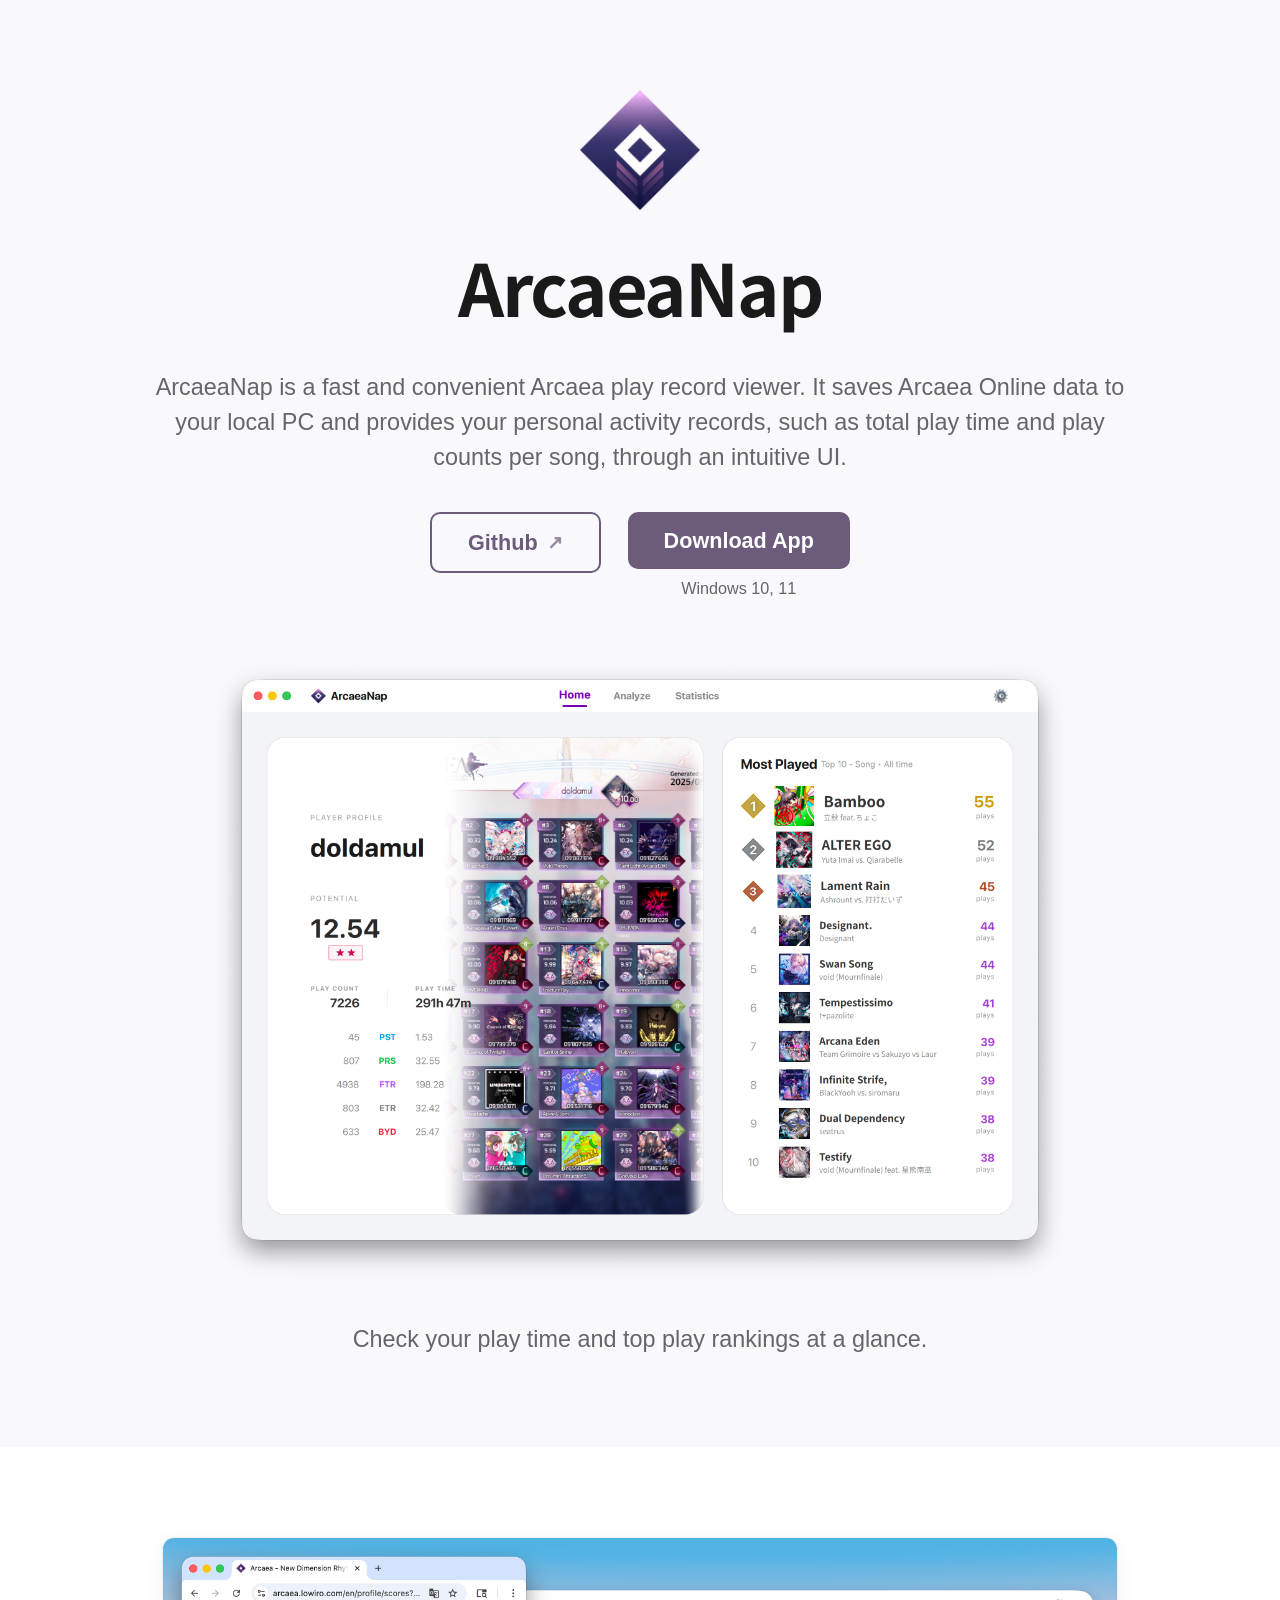
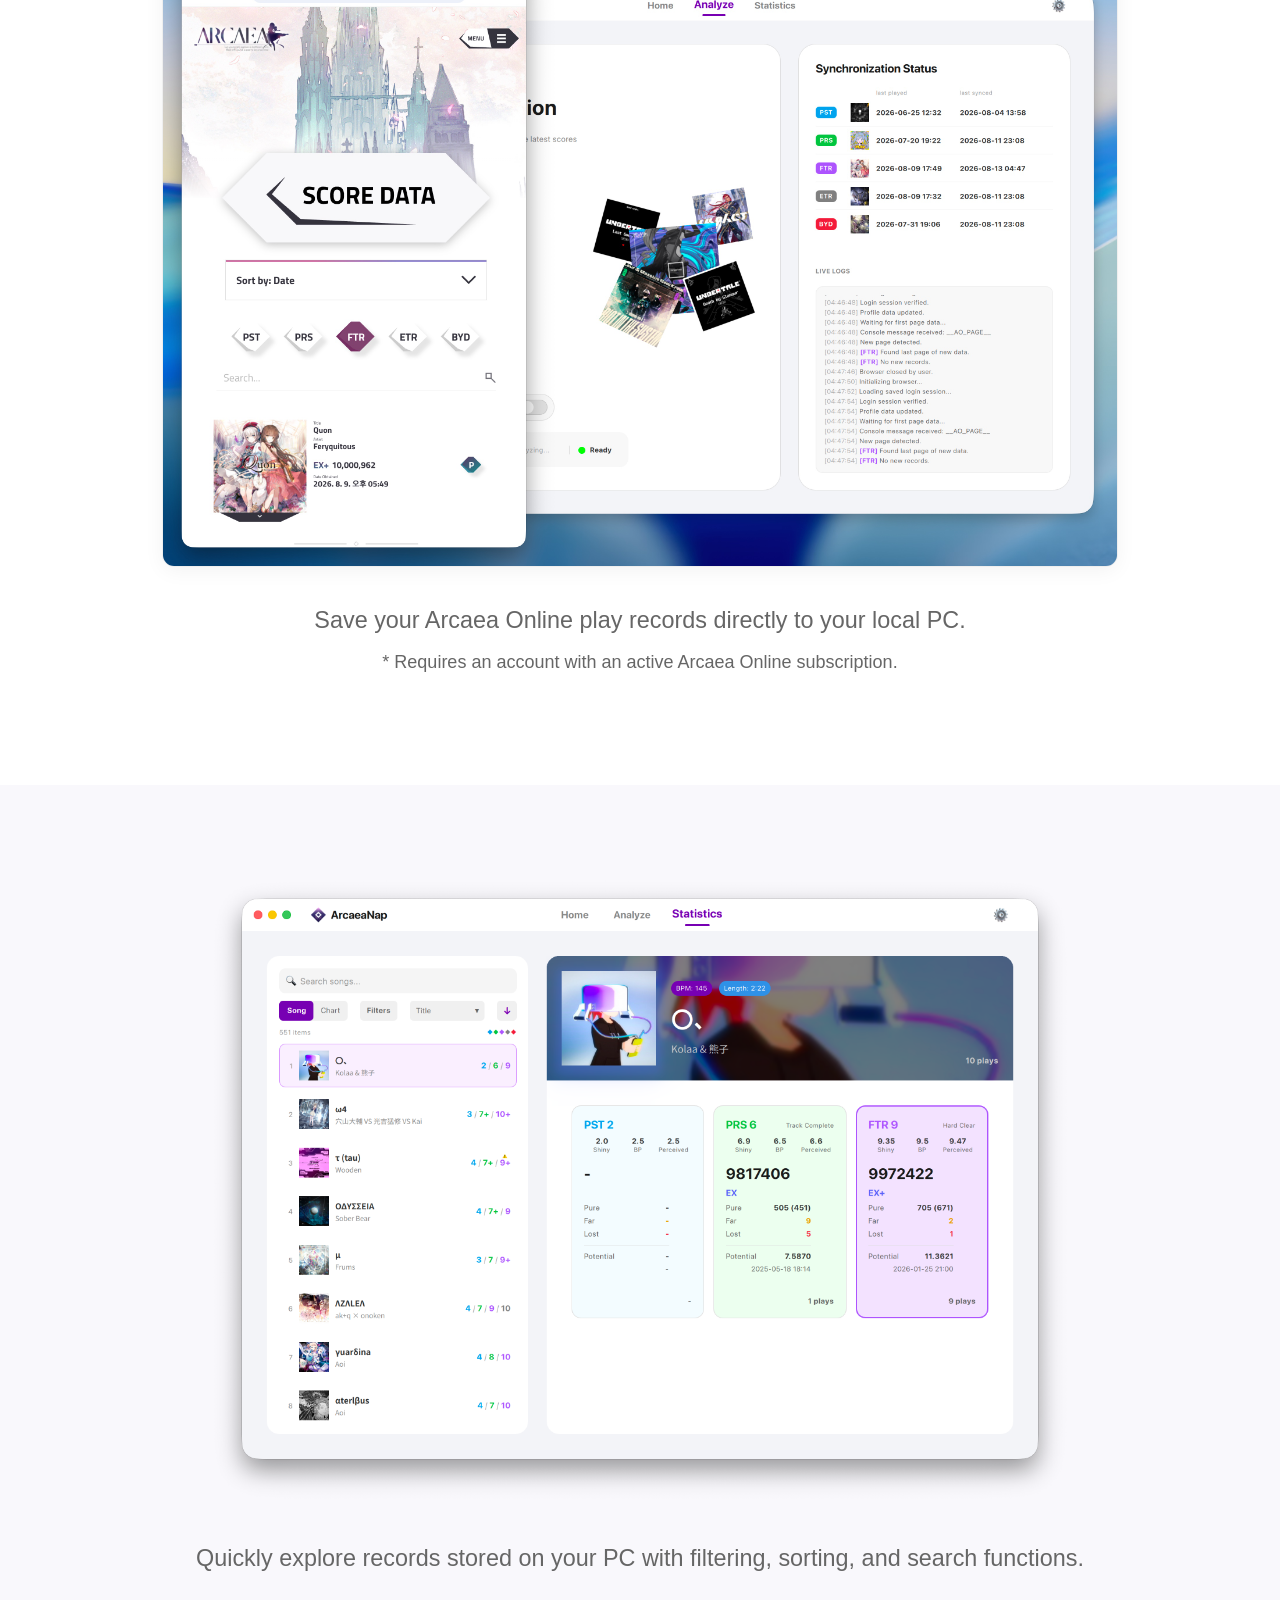
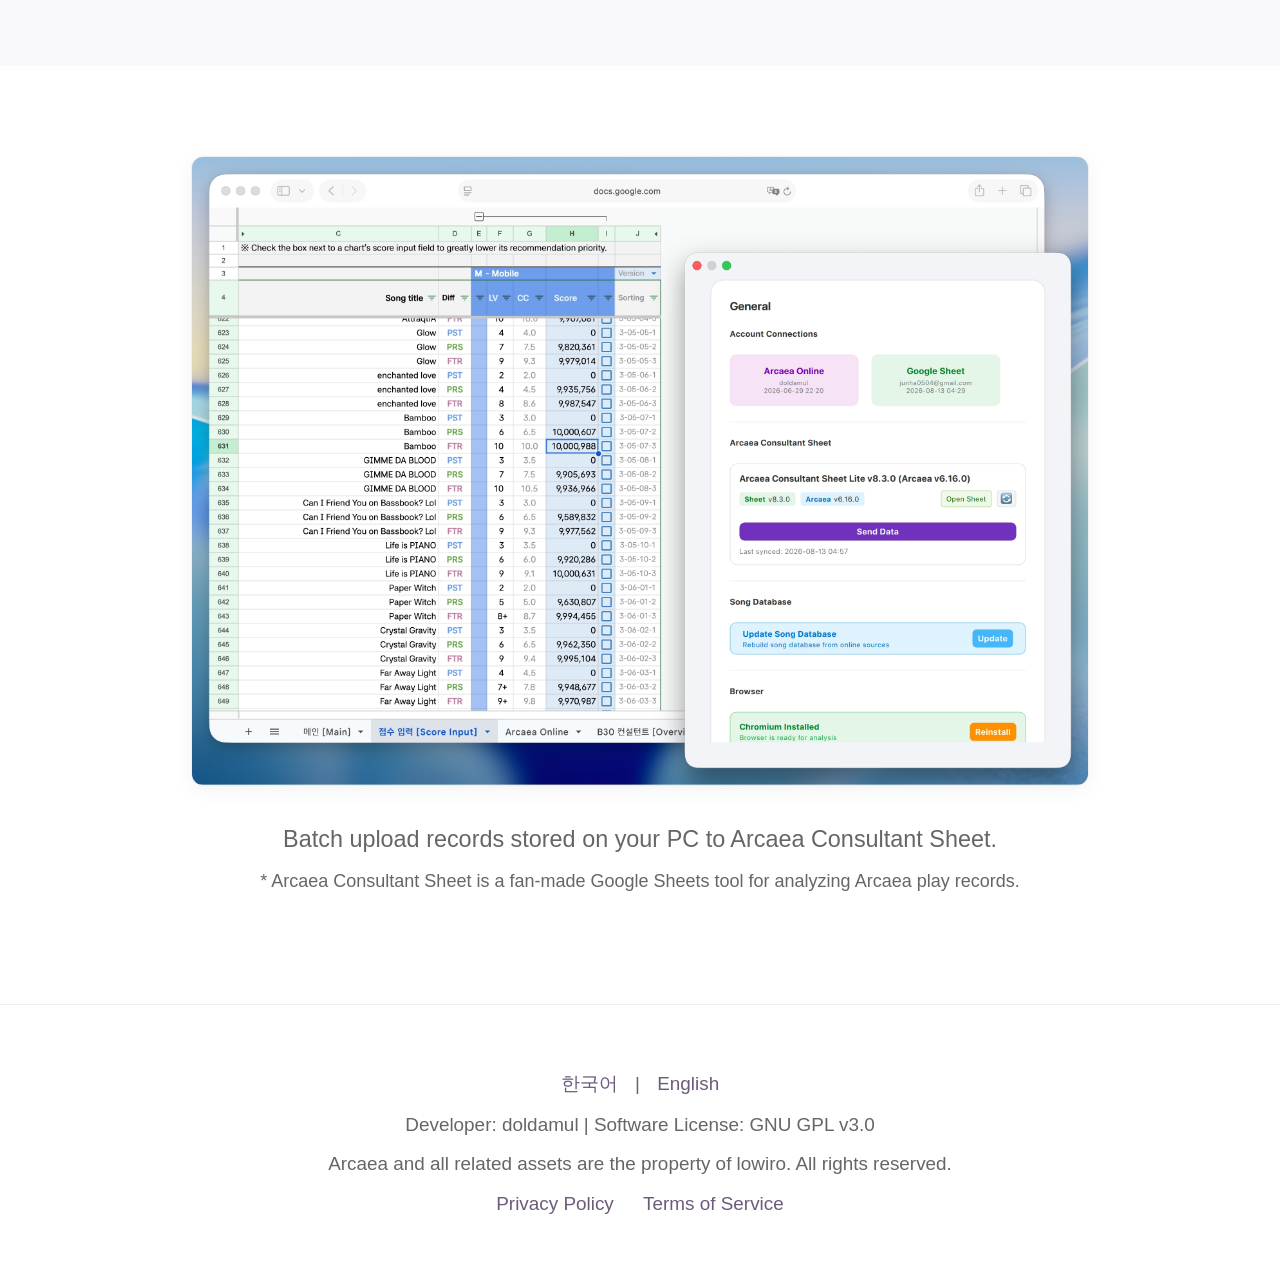
<file: docs/index.html>
<!doctype html>
<html lang="en">
  <head>
    <meta charset="UTF-8" />
    <meta name="viewport" content="width=device-width, initial-scale=1.0" />
    <title>ArcaeaNap</title>
    <link rel="stylesheet" href="./assets/style.css" />
    <meta
      name="google-site-verification"
      content="EXGi-yMV2PVb7vWPbm35UXijfXTG5TPG1qzKKil86zI"
    />
  </head>
  <body>
    <header class="sticky-header">
      <a href="./" class="header-logo">
        <img src="./assets/logo.png" alt="ArcaeaNap Logo" />
        <span>ArcaeaNap</span>
      </a>
      <div class="header-actions">
        <a href="https://github.com/doldamul/ArcaeaNap" class="github-link"
          >Github <span class="icon-external">↗</span></a
        >
        <a
          href="https://github.com/doldamul/ArcaeaNap/releases"
          class="button primary"
          style="padding: 0.5rem 1rem; font-size: 0.9rem"
          >Download</a
        >
        <button class="theme-toggle-btn" aria-label="Toggle theme" title="Toggle theme">
          <svg class="icon-sun" viewBox="0 0 24 24" fill="none" stroke="currentColor" stroke-width="2" stroke-linecap="round" stroke-linejoin="round">
            <circle cx="12" cy="12" r="5"></circle>
            <line x1="12" y1="1" x2="12" y2="3"></line>
            <line x1="12" y1="21" x2="12" y2="23"></line>
            <line x1="4.22" y1="4.22" x2="5.64" y2="5.64"></line>
            <line x1="18.36" y1="18.36" x2="19.78" y2="19.78"></line>
            <line x1="1" y1="12" x2="3" y2="12"></line>
            <line x1="21" y1="12" x2="23" y2="12"></line>
            <line x1="4.22" y1="19.78" x2="5.64" y2="18.36"></line>
            <line x1="18.36" y1="5.64" x2="19.78" y2="4.22"></line>
          </svg>
          <svg class="icon-moon" viewBox="0 0 24 24" fill="none" stroke="currentColor" stroke-width="2" stroke-linecap="round" stroke-linejoin="round">
            <path d="M21 12.79A9 9 0 1 1 11.21 3 7 7 0 0 0 21 12.79z"></path>
          </svg>
        </button>
      </div>
    </header>

    <div class="scroll-container">
      <!-- Section 1: Hero & Intro -->
      <section id="hero" class="hero-section">
        <div class="hero-branding">
          <img src="./assets/logo.png" alt="ArcaeaNap Logo" />
          <h1>ArcaeaNap</h1>
        </div>
        <p class="description-text">
          ArcaeaNap is a fast and convenient Arcaea play record viewer. It saves
          Arcaea Online data to your local PC and provides your personal
          activity records, such as total play time and play counts per song,
          through an intuitive UI.
        </p>
        <div class="cta-group">
          <a
            href="https://github.com/doldamul/ArcaeaNap"
            class="button secondary"
            style="padding: 1rem 2rem; font-size: 1.2rem"
          >
            Github <span class="icon-external">↗</span>
          </a>
          <div class="btn-wrapper">
            <a
              href="https://github.com/doldamul/ArcaeaNap/releases"
              class="button primary"
              style="padding: 1rem 2rem; font-size: 1.2rem"
              >Download App</a
            >
            <span class="subtext">Windows 10, 11</span>
          </div>
        </div>

        <!-- Integrated first image with caption in same section background -->
        <div class="screenshot-container frameless" style="margin-top: 3rem">
          <img src="./assets/screenshots/1_light.png" class="light-only" alt="Home Tab Screenshot (Light)" />
          <img src="./assets/screenshots/1_dark.png" class="dark-only" alt="Home Tab Screenshot (Dark)" />
        </div>
        <p class="description-text">
          Check your play time and top play rankings at a glance.
        </p>
      </section>

      <!-- Section 2: Sync & Analyze -->
      <section id="sync">
        <div class="screenshot-container">
          <img src="./assets/screenshots/2_light.jpeg" class="light-only" alt="Analyze Tab Screenshot (Light)" />
          <img src="./assets/screenshots/2_dark.jpeg" class="dark-only" alt="Analyze Tab Screenshot (Dark)" />
        </div>
        <p class="description-text">
          Save your Arcaea Online play records directly to your local PC.
        </p>
        <p class="warning-text">
          * Requires an account with an active Arcaea Online subscription.
        </p>
      </section>

      <!-- Section 3: Explorer & Stats -->
      <section id="explorer">
        <div class="screenshot-container frameless">
          <img src="./assets/screenshots/3_light.png" class="light-only" alt="Statistics Tab Screenshot (Light)" />
          <img src="./assets/screenshots/3_dark.png" class="dark-only" alt="Statistics Tab Screenshot (Dark)" />
        </div>
        <p class="description-text">
          Quickly explore records stored on your PC with filtering, sorting, and
          search functions.
        </p>
      </section>

      <!-- Section 4: Consultant Sheet -->
      <section id="consultant-sheet">
        <div class="screenshot-container">
          <img src="./assets/screenshots/4_light.jpg" class="light-only" alt="Arcaea Consultant Sheet Sync Screenshot (Light)" />
          <img src="./assets/screenshots/4_dark.jpg" class="dark-only" alt="Arcaea Consultant Sheet Sync Screenshot (Dark)" />
        </div>
        <p class="description-text">
          Batch upload records stored on your PC to Arcaea Consultant Sheet.
        </p>
        <p class="warning-text">
          * Arcaea Consultant Sheet is a fan-made Google Sheets tool for
          analyzing Arcaea play records.
        </p>
      </section>

      <!-- Section 5: Footer -->
      <footer id="footer">
        <div class="footer-links">
          <a href="./ko/">한국어</a> |
          <a href="./">English</a>
        </div>
        <p>Developer: doldamul | Software License: GNU GPL v3.0</p>
        <p>
          Arcaea and all related assets are the property of lowiro. All rights
          reserved.
        </p>
        <div class="footer-links">
          <a href="./privacy_policy">Privacy Policy</a>
          <a href="./terms_of_service">Terms of Service</a>
        </div>
      </footer>
    </div>
    <script src="./assets/main.js"></script>
  </body>
</html>
</file>
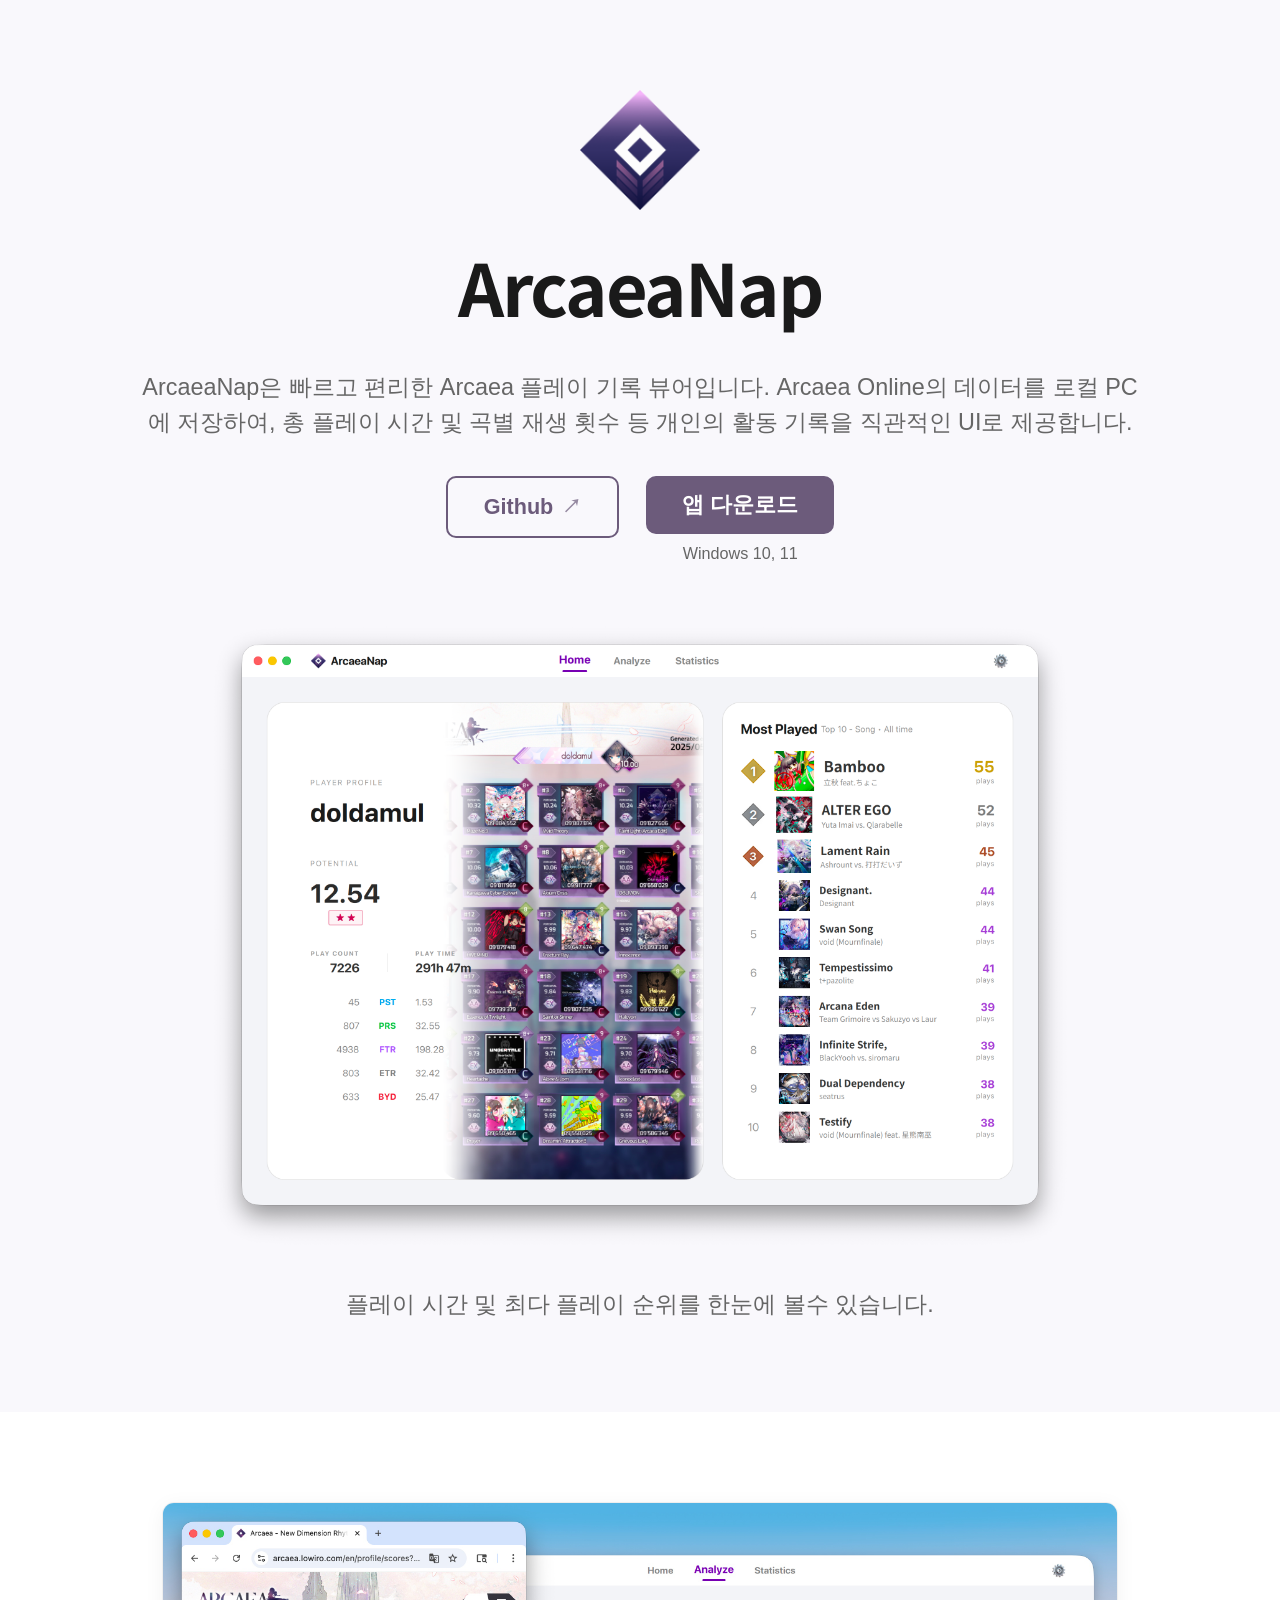
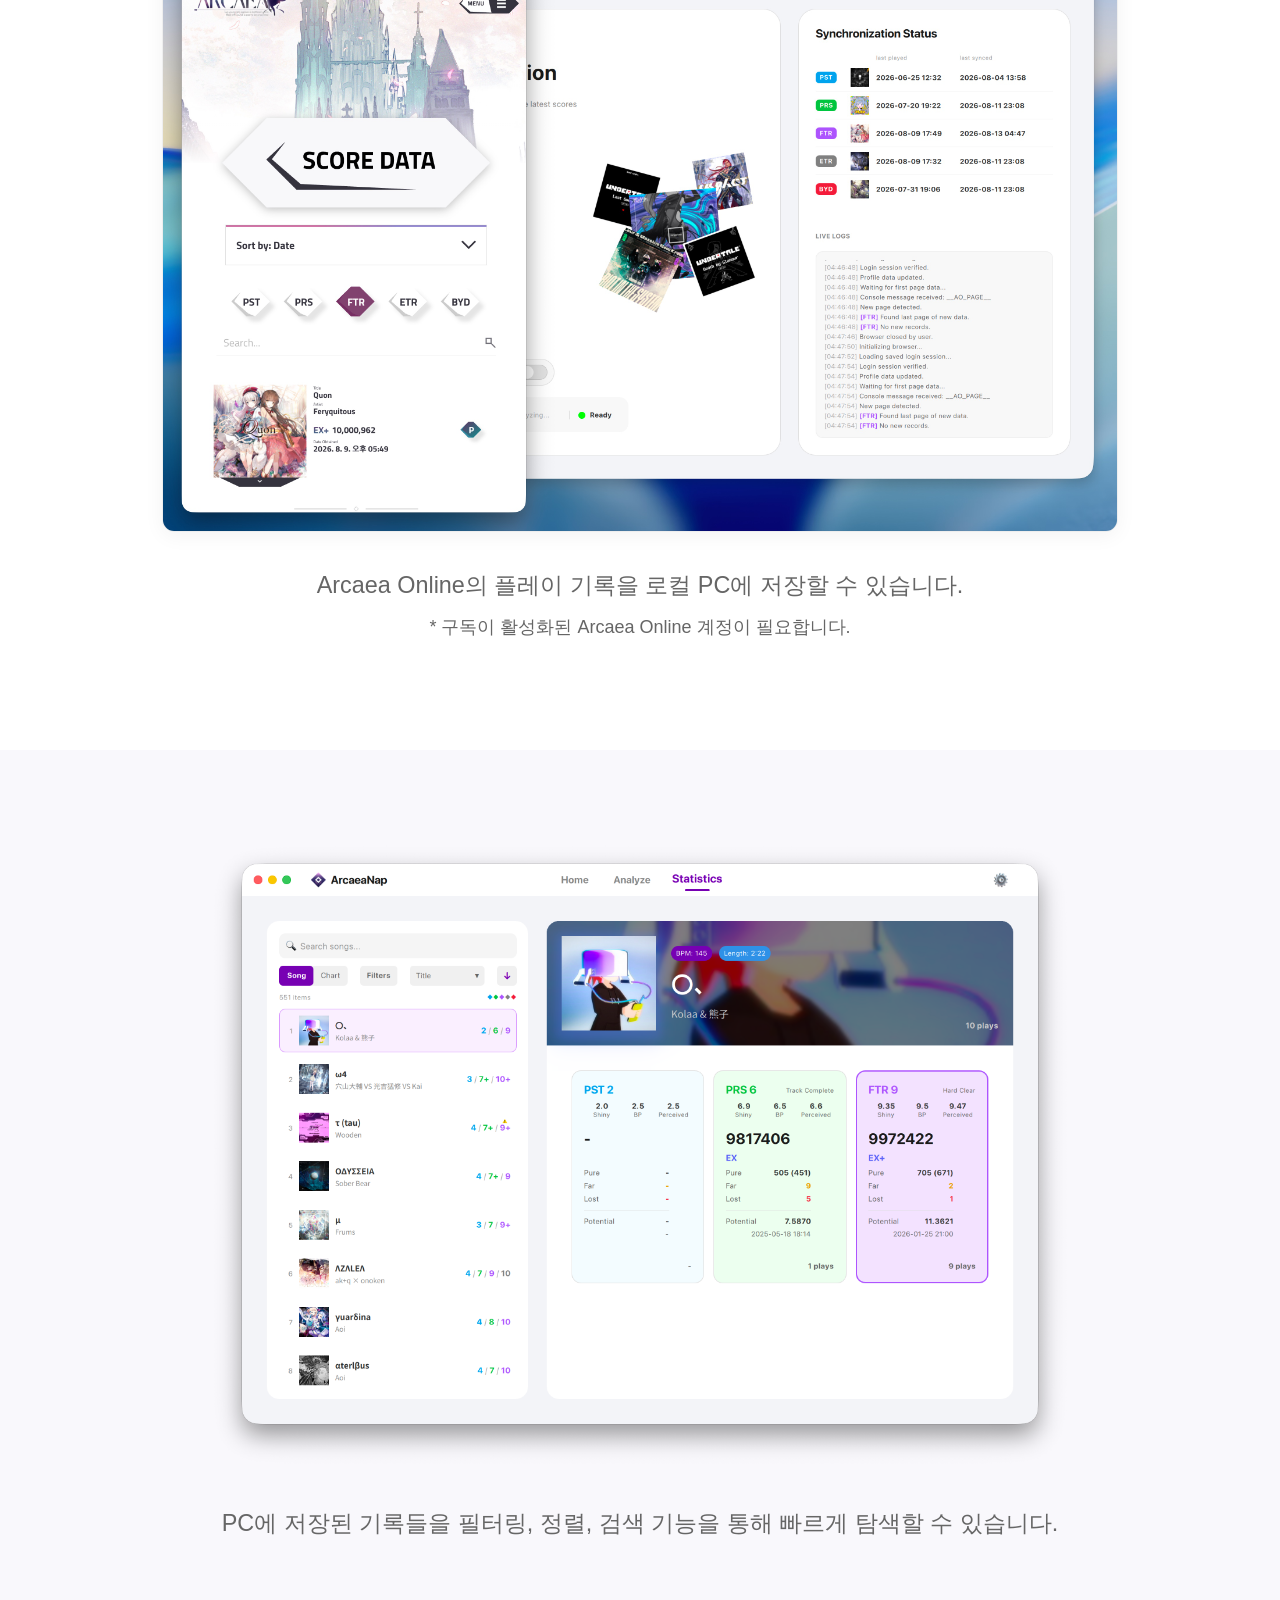
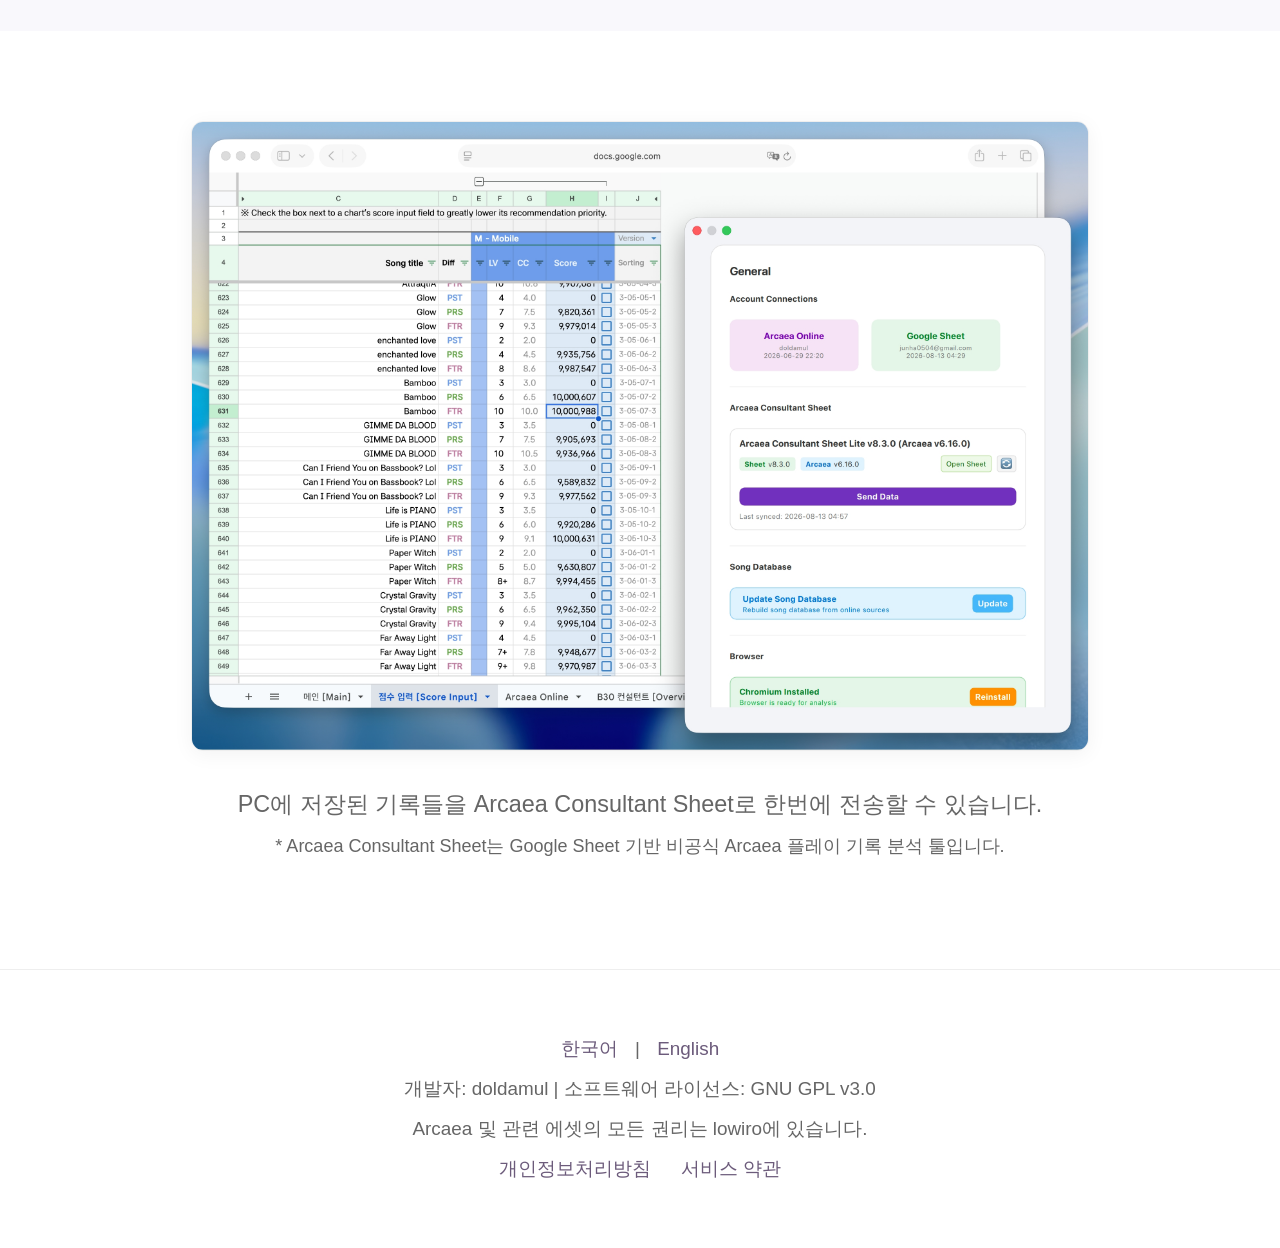
<file: docs/ko/index.html>
<!doctype html>
<html lang="ko">
  <head>
    <meta charset="UTF-8" />
    <meta name="viewport" content="width=device-width, initial-scale=1.0" />
    <title>ArcaeaNap</title>
    <link rel="stylesheet" href="../assets/style.css" />
  </head>
  <body>
    <header class="sticky-header">
      <a href="../" class="header-logo">
        <img src="../assets/logo.png" alt="ArcaeaNap Logo" />
        <span>ArcaeaNap</span>
      </a>
      <div class="header-actions">
        <a href="https://github.com/doldamul/ArcaeaNap" class="github-link"
          >Github <span class="icon-external">↗</span></a
        >
        <a
          href="https://github.com/doldamul/ArcaeaNap/releases"
          class="button primary"
          style="padding: 0.5rem 1rem; font-size: 0.9rem"
          >다운로드</a
        >
        <button class="theme-toggle-btn" aria-label="Toggle theme" title="테마 변경">
          <svg class="icon-sun" viewBox="0 0 24 24" fill="none" stroke="currentColor" stroke-width="2" stroke-linecap="round" stroke-linejoin="round">
            <circle cx="12" cy="12" r="5"></circle>
            <line x1="12" y1="1" x2="12" y2="3"></line>
            <line x1="12" y1="21" x2="12" y2="23"></line>
            <line x1="4.22" y1="4.22" x2="5.64" y2="5.64"></line>
            <line x1="18.36" y1="18.36" x2="19.78" y2="19.78"></line>
            <line x1="1" y1="12" x2="3" y2="12"></line>
            <line x1="21" y1="12" x2="23" y2="12"></line>
            <line x1="4.22" y1="19.78" x2="5.64" y2="18.36"></line>
            <line x1="18.36" y1="5.64" x2="19.78" y2="4.22"></line>
          </svg>
          <svg class="icon-moon" viewBox="0 0 24 24" fill="none" stroke="currentColor" stroke-width="2" stroke-linecap="round" stroke-linejoin="round">
            <path d="M21 12.79A9 9 0 1 1 11.21 3 7 7 0 0 0 21 12.79z"></path>
          </svg>
        </button>
      </div>
    </header>

    <div class="scroll-container">
      <!-- Section 1: Hero & Intro -->
      <section id="hero" class="hero-section">
        <div class="hero-branding">
          <img src="../assets/logo.png" alt="ArcaeaNap Logo" />
          <h1>ArcaeaNap</h1>
        </div>
        <p class="description-text">
          ArcaeaNap은 빠르고 편리한 Arcaea 플레이 기록 뷰어입니다. Arcaea
          Online의 데이터를 로컬 PC에 저장하여, 총 플레이 시간 및 곡별 재생 횟수
          등 개인의 활동 기록을 직관적인 UI로 제공합니다.
        </p>
        <div class="cta-group">
          <a
            href="https://github.com/doldamul/ArcaeaNap"
            class="button secondary"
            style="padding: 1rem 2rem; font-size: 1.2rem"
          >
            Github <span class="icon-external">↗</span>
          </a>
          <div class="btn-wrapper">
            <a
              href="https://github.com/doldamul/ArcaeaNap/releases"
              class="button primary"
              style="padding: 1rem 2rem; font-size: 1.2rem"
              >앱 다운로드</a
            >
            <span class="subtext">Windows 10, 11</span>
          </div>
        </div>

        <!-- Integrated first image with caption in same section background -->
        <div class="screenshot-container frameless" style="margin-top: 3rem">
          <img src="../assets/screenshots/1_light.png" class="light-only" alt="Home Tab Screenshot (Light)" />
          <img src="../assets/screenshots/1_dark.png" class="dark-only" alt="Home Tab Screenshot (Dark)" />
        </div>
        <p class="description-text">
          플레이 시간 및 최다 플레이 순위를 한눈에 볼수 있습니다.
        </p>
      </section>

      <!-- Section 2: Sync & Analyze -->
      <section id="sync">
        <div class="screenshot-container">
          <img src="../assets/screenshots/2_light.jpeg" class="light-only" alt="Analyze Tab Screenshot (Light)" />
          <img src="../assets/screenshots/2_dark.jpeg" class="dark-only" alt="Analyze Tab Screenshot (Dark)" />
        </div>
        <p class="description-text">
          Arcaea Online의 플레이 기록을 로컬 PC에 저장할 수 있습니다.
        </p>
        <p class="warning-text">
          * 구독이 활성화된 Arcaea Online 계정이 필요합니다.
        </p>
      </section>

      <!-- Section 3: Explorer & Stats -->
      <section id="explorer">
        <div class="screenshot-container frameless">
          <img src="../assets/screenshots/3_light.png" class="light-only" alt="Statistics Tab Screenshot (Light)" />
          <img src="../assets/screenshots/3_dark.png" class="dark-only" alt="Statistics Tab Screenshot (Dark)" />
        </div>
        <p class="description-text">
          PC에 저장된 기록들을 필터링, 정렬, 검색 기능을 통해 빠르게 탐색할 수
          있습니다.
        </p>
      </section>

      <!-- Section 4: Consultant Sheet -->
      <section id="consultant-sheet">
        <div class="screenshot-container">
          <img src="../assets/screenshots/4_light.jpg" class="light-only" alt="Arcaea Consultant Sheet Sync Screenshot (Light)" />
          <img src="../assets/screenshots/4_dark.jpg" class="dark-only" alt="Arcaea Consultant Sheet Sync Screenshot (Dark)" />
        </div>
        <p class="description-text">
          PC에 저장된 기록들을 Arcaea Consultant Sheet로 한번에 전송할 수
          있습니다.
        </p>
        <p class="warning-text">
          * Arcaea Consultant Sheet는 Google Sheet 기반 비공식 Arcaea 플레이
          기록 분석 툴입니다.
        </p>
      </section>

      <!-- Section 5: Footer -->
      <footer id="footer">
        <div class="footer-links">
          <a href="../ko/">한국어</a> |
          <a href="../">English</a>
        </div>
        <p>개발자: doldamul | 소프트웨어 라이선스: GNU GPL v3.0</p>
        <p>Arcaea 및 관련 에셋의 모든 권리는 lowiro에 있습니다.</p>
        <div class="footer-links">
          <a href="../ko/privacy_policy">개인정보처리방침</a>
          <a href="../ko/terms_of_service">서비스 약관</a>
        </div>
      </footer>
    </div>
    <script src="../assets/main.js"></script>
  </body>
</html>
</file>
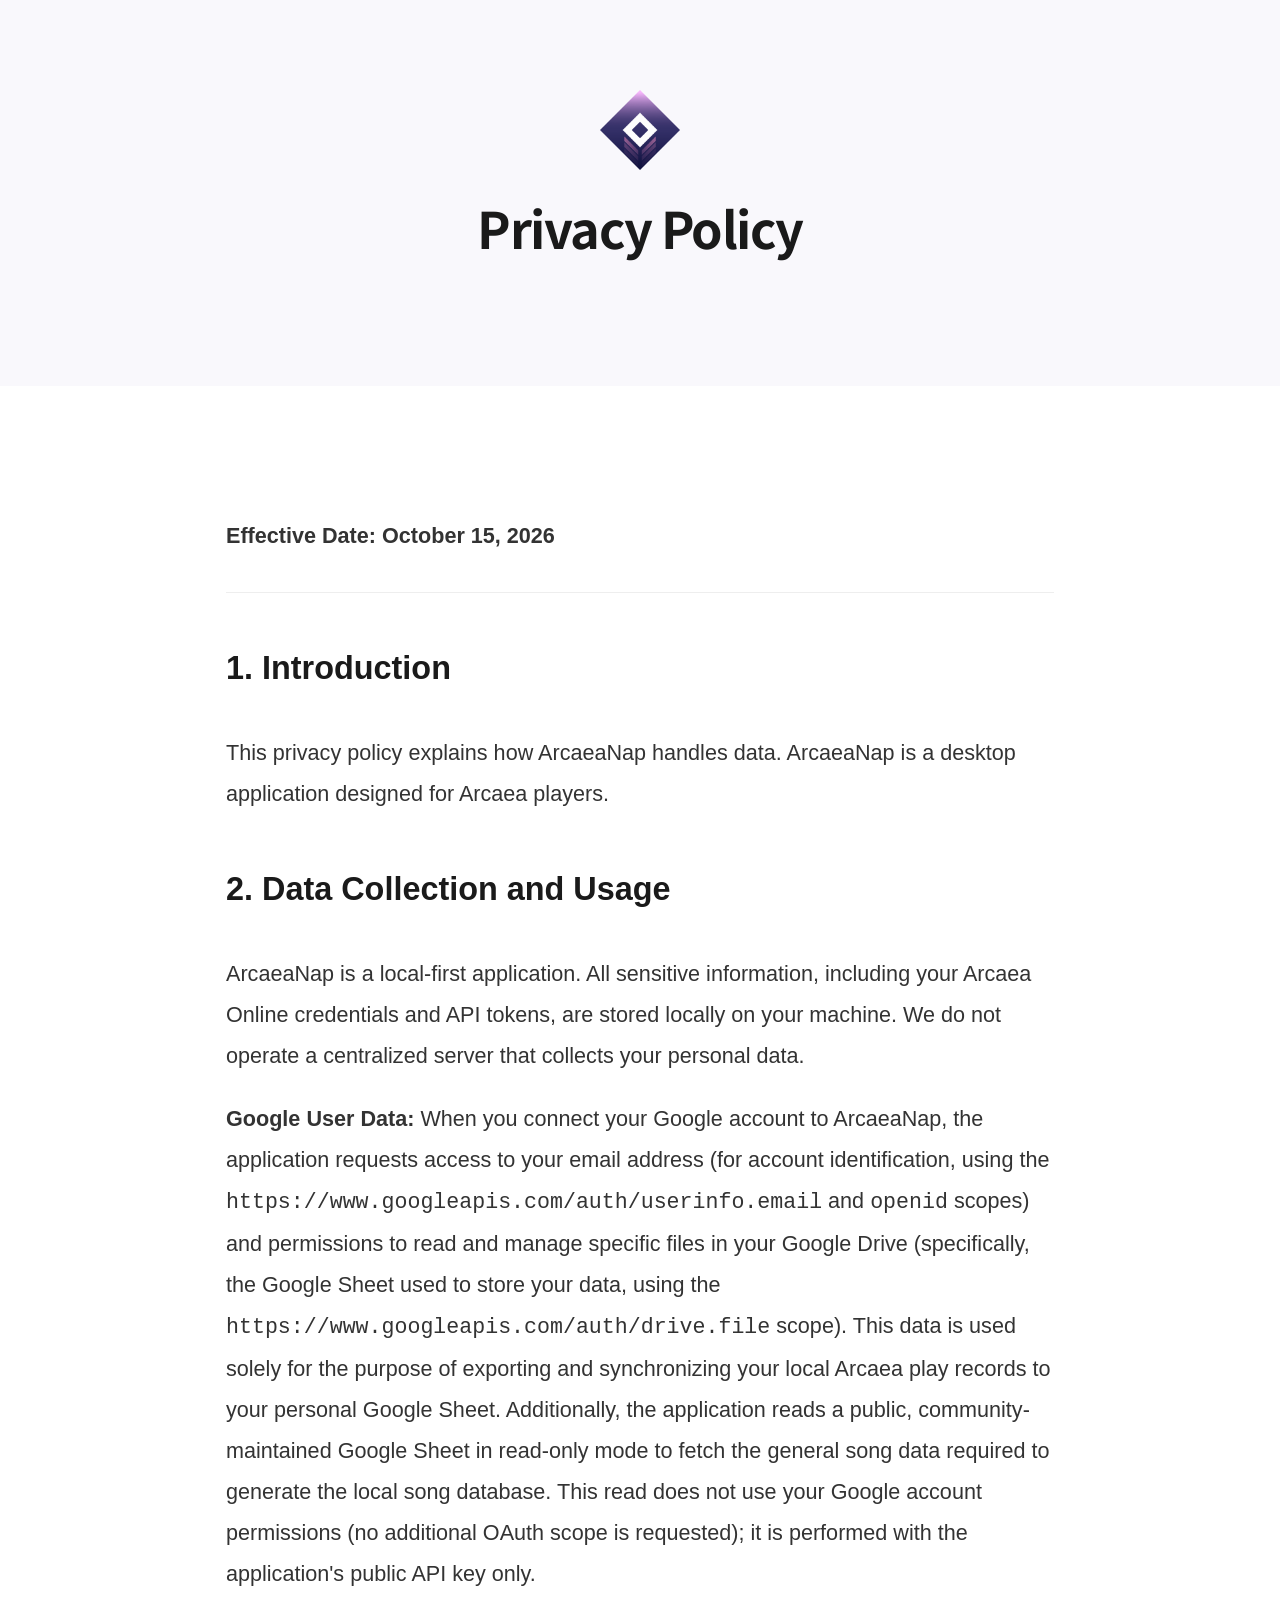
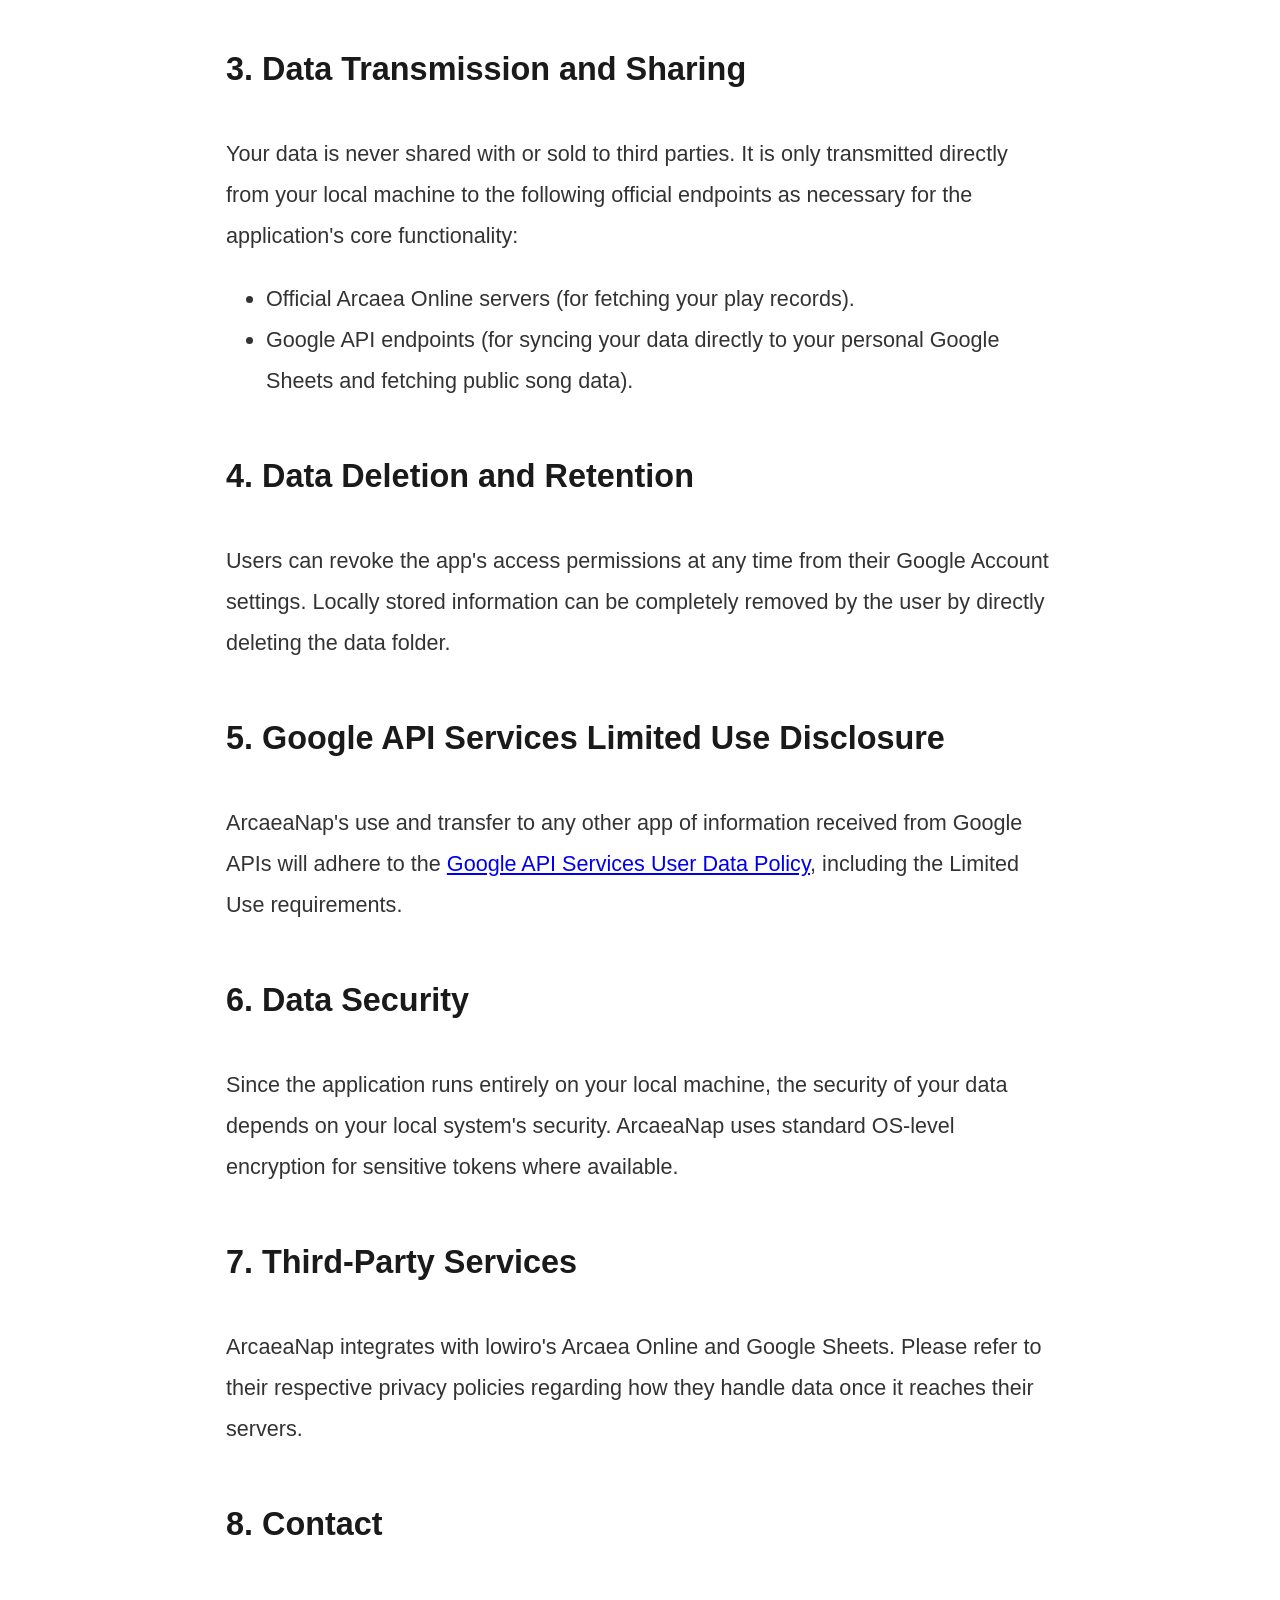
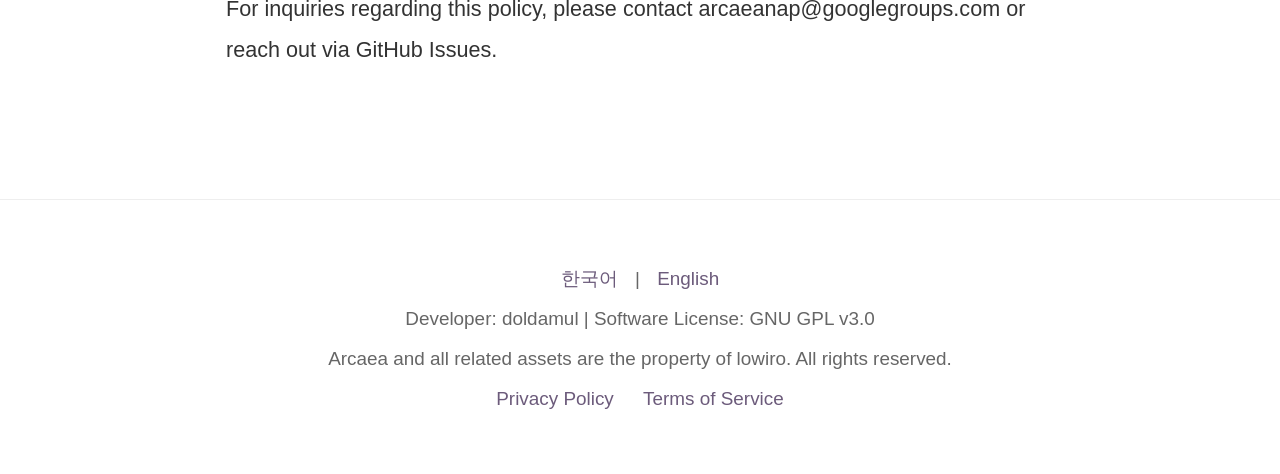
<file: docs/privacy_policy/index.html>
<!doctype html>
<html lang="en">
  <head>
    <meta charset="UTF-8" />
    <meta name="viewport" content="width=device-width, initial-scale=1.0" />
    <title>Privacy Policy - ArcaeaNap</title>
    <link rel="stylesheet" href="../assets/style.css" />
  </head>
  <body>
    <header class="sticky-header visible">
      <a href="../" class="header-logo">
        <img src="../assets/logo.png" alt="ArcaeaNap Logo" />
        <span>ArcaeaNap</span>
      </a>
      <div class="header-actions">
        <a href="https://github.com/doldamul/ArcaeaNap" class="github-link"
          >Github <span class="icon-external">↗</span></a
        >
        <a
          href="https://github.com/doldamul/ArcaeaNap/releases"
          class="button primary"
          style="padding: 0.5rem 1rem; font-size: 0.9rem"
          >Download</a
        >
        <button class="theme-toggle-btn" aria-label="Toggle theme" title="Toggle theme">
          <svg class="icon-sun" viewBox="0 0 24 24" fill="none" stroke="currentColor" stroke-width="2" stroke-linecap="round" stroke-linejoin="round">
            <circle cx="12" cy="12" r="5"></circle>
            <line x1="12" y1="1" x2="12" y2="3"></line>
            <line x1="12" y1="21" x2="12" y2="23"></line>
            <line x1="4.22" y1="4.22" x2="5.64" y2="5.64"></line>
            <line x1="18.36" y1="18.36" x2="19.78" y2="19.78"></line>
            <line x1="1" y1="12" x2="3" y2="12"></line>
            <line x1="21" y1="12" x2="23" y2="12"></line>
            <line x1="4.22" y1="19.78" x2="5.64" y2="18.36"></line>
            <line x1="18.36" y1="5.64" x2="19.78" y2="4.22"></line>
          </svg>
          <svg class="icon-moon" viewBox="0 0 24 24" fill="none" stroke="currentColor" stroke-width="2" stroke-linecap="round" stroke-linejoin="round">
            <path d="M21 12.79A9 9 0 1 1 11.21 3 7 7 0 0 0 21 12.79z"></path>
          </svg>
        </button>
      </div>
    </header>

    <div class="scroll-container">
      <!-- Section 1: Header -->
      <section class="legal-header">
        <div class="hero-branding">
          <img src="../assets/logo.png" alt="ArcaeaNap Logo" />
          <h1>Privacy Policy</h1>
        </div>
      </section>

      <!-- Section 2: Content -->
      <section class="legal-section">
        <div class="legal-container">
          <p><strong>Effective Date: October 15, 2026</strong></p>
          <hr />
          <h3>1. Introduction</h3>
          <p>
            This privacy policy explains how ArcaeaNap handles data. ArcaeaNap
            is a desktop application designed for Arcaea players.
          </p>

          <h3>2. Data Collection and Usage</h3>
          <p>
            ArcaeaNap is a local-first application. All sensitive information,
            including your Arcaea Online credentials and API tokens, are stored
            locally on your machine. We do not operate a centralized server that
            collects your personal data.
          </p>
          <p>
            <strong>Google User Data:</strong> When you connect your Google
            account to ArcaeaNap, the application requests access to your email
            address (for account identification, using the
            <code>https://www.googleapis.com/auth/userinfo.email</code> and
            <code>openid</code> scopes) and permissions to read and manage
            specific files in your Google Drive (specifically, the Google Sheet
            used to store your data, using the
            <code>https://www.googleapis.com/auth/drive.file</code> scope). This
            data is used solely for the purpose of exporting and synchronizing
            your local Arcaea play records to your personal Google Sheet.
            Additionally, the application reads a public,
            community-maintained Google Sheet in read-only mode to fetch the
            general song data required to generate the local song database.
            This read does not use your Google account permissions (no
            additional OAuth scope is requested); it is performed with the
            application's public API key only.
          </p>

          <h3>3. Data Transmission and Sharing</h3>
          <p>
            Your data is never shared with or sold to third parties. It is only
            transmitted directly from your local machine to the following
            official endpoints as necessary for the application's core
            functionality:
          </p>
          <ul>
            <li>
              Official Arcaea Online servers (for fetching your play records).
            </li>
            <li>
              Google API endpoints (for syncing your data directly to your
              personal Google Sheets and fetching public song data).
            </li>
          </ul>

          <h3>4. Data Deletion and Retention</h3>
          <p>
            Users can revoke the app's access permissions at any time from their
            Google Account settings. Locally stored information can be
            completely removed by the user by directly deleting the data folder.
          </p>

          <h3>5. Google API Services Limited Use Disclosure</h3>
          <p>
            ArcaeaNap's use and transfer to any other app of information
            received from Google APIs will adhere to the
            <a
              href="https://developers.google.com/terms/api-services-user-data-policy"
              target="_blank"
              rel="noopener noreferrer"
              >Google API Services User Data Policy</a
            >, including the Limited Use requirements.
          </p>

          <h3>6. Data Security</h3>
          <p>
            Since the application runs entirely on your local machine, the
            security of your data depends on your local system's security.
            ArcaeaNap uses standard OS-level encryption for sensitive tokens
            where available.
          </p>

          <h3>7. Third-Party Services</h3>
          <p>
            ArcaeaNap integrates with lowiro's Arcaea Online and Google Sheets.
            Please refer to their respective privacy policies regarding how they
            handle data once it reaches their servers.
          </p>

          <h3>8. Contact</h3>
          <p>
            For inquiries regarding this policy, please contact
            arcaeanap@googlegroups.com or reach out via GitHub Issues.
          </p>
        </div>
      </section>

      <!-- Section 4: Footer -->
      <footer id="footer">
        <div class="footer-links">
          <a href="../ko/privacy_policy">한국어</a> |
          <a href="../privacy_policy">English</a>
        </div>
        <p>Developer: doldamul | Software License: GNU GPL v3.0</p>
        <p>
          Arcaea and all related assets are the property of lowiro. All rights
          reserved.
        </p>
        <div class="footer-links">
          <a href="../privacy_policy">Privacy Policy</a>
          <a href="../terms_of_service">Terms of Service</a>
        </div>
      </footer>
    </div>
    <script src="../assets/main.js"></script>
  </body>
</html>
</file>
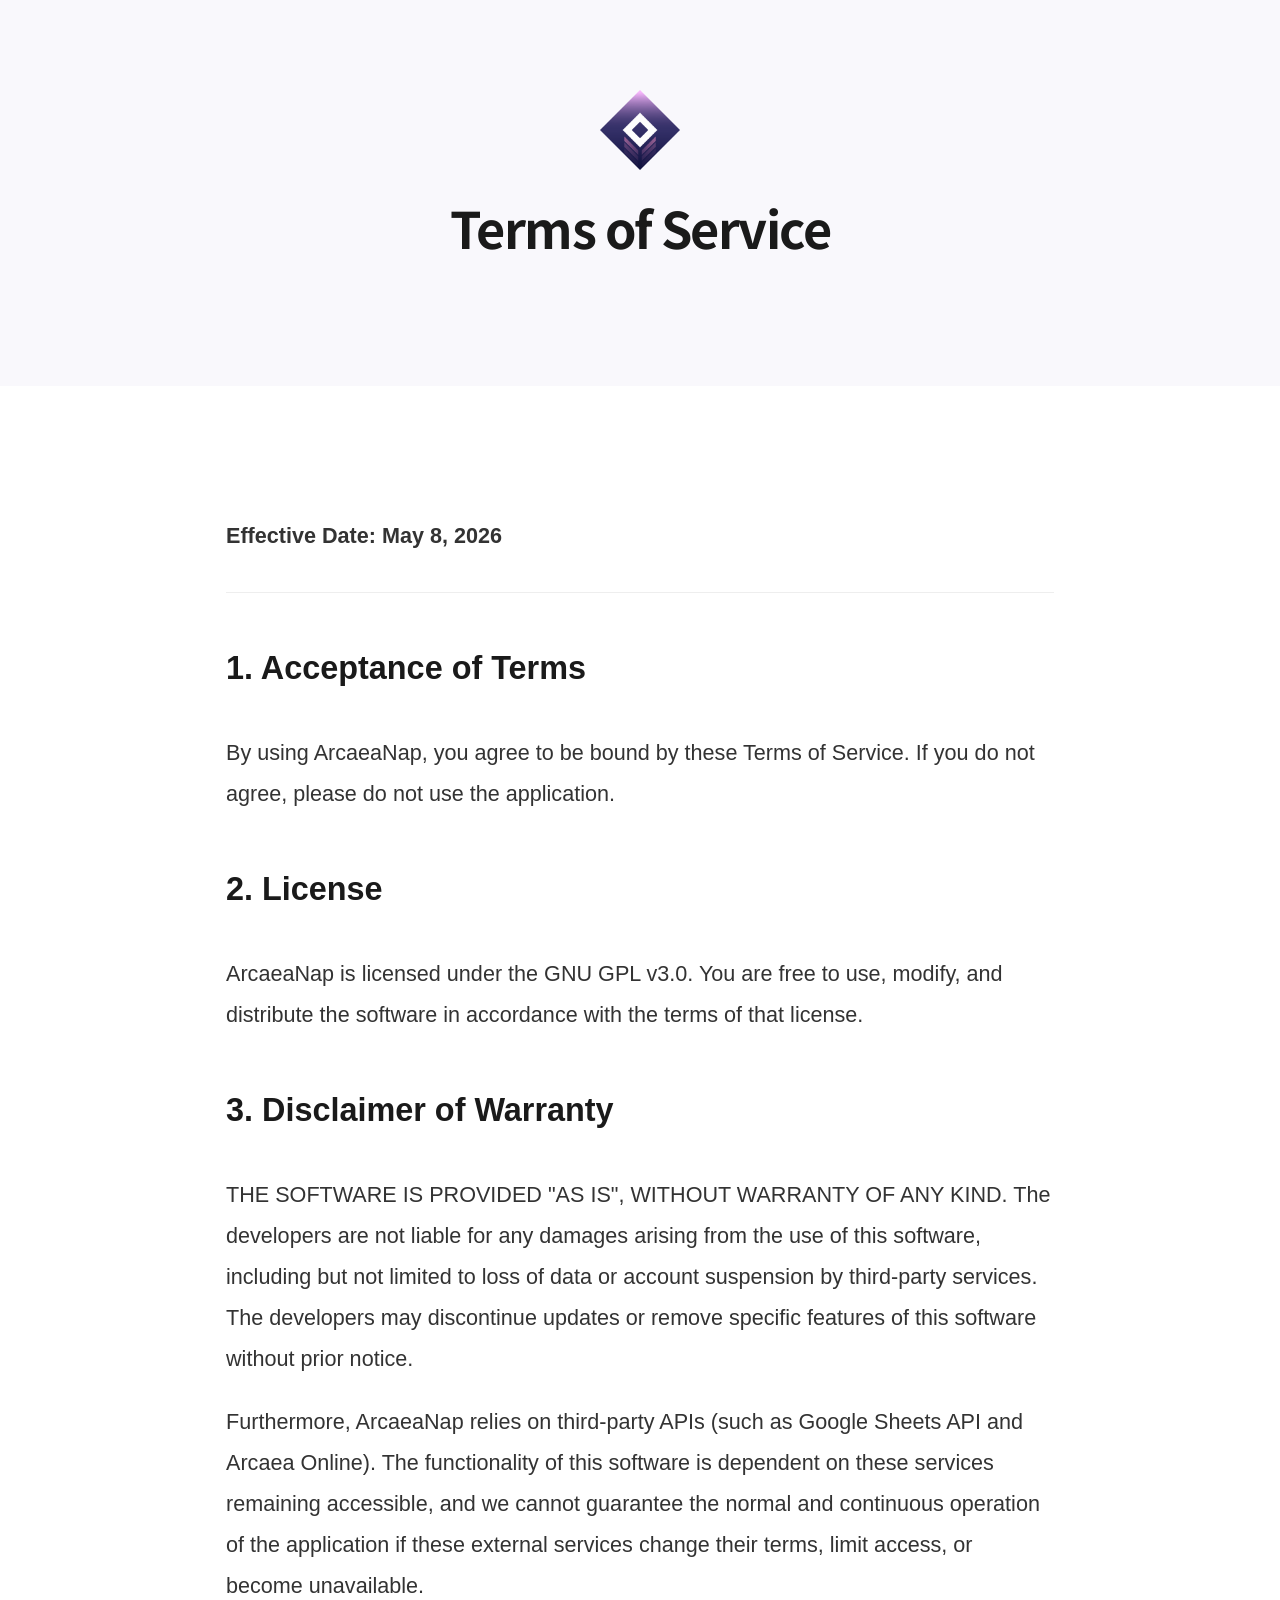
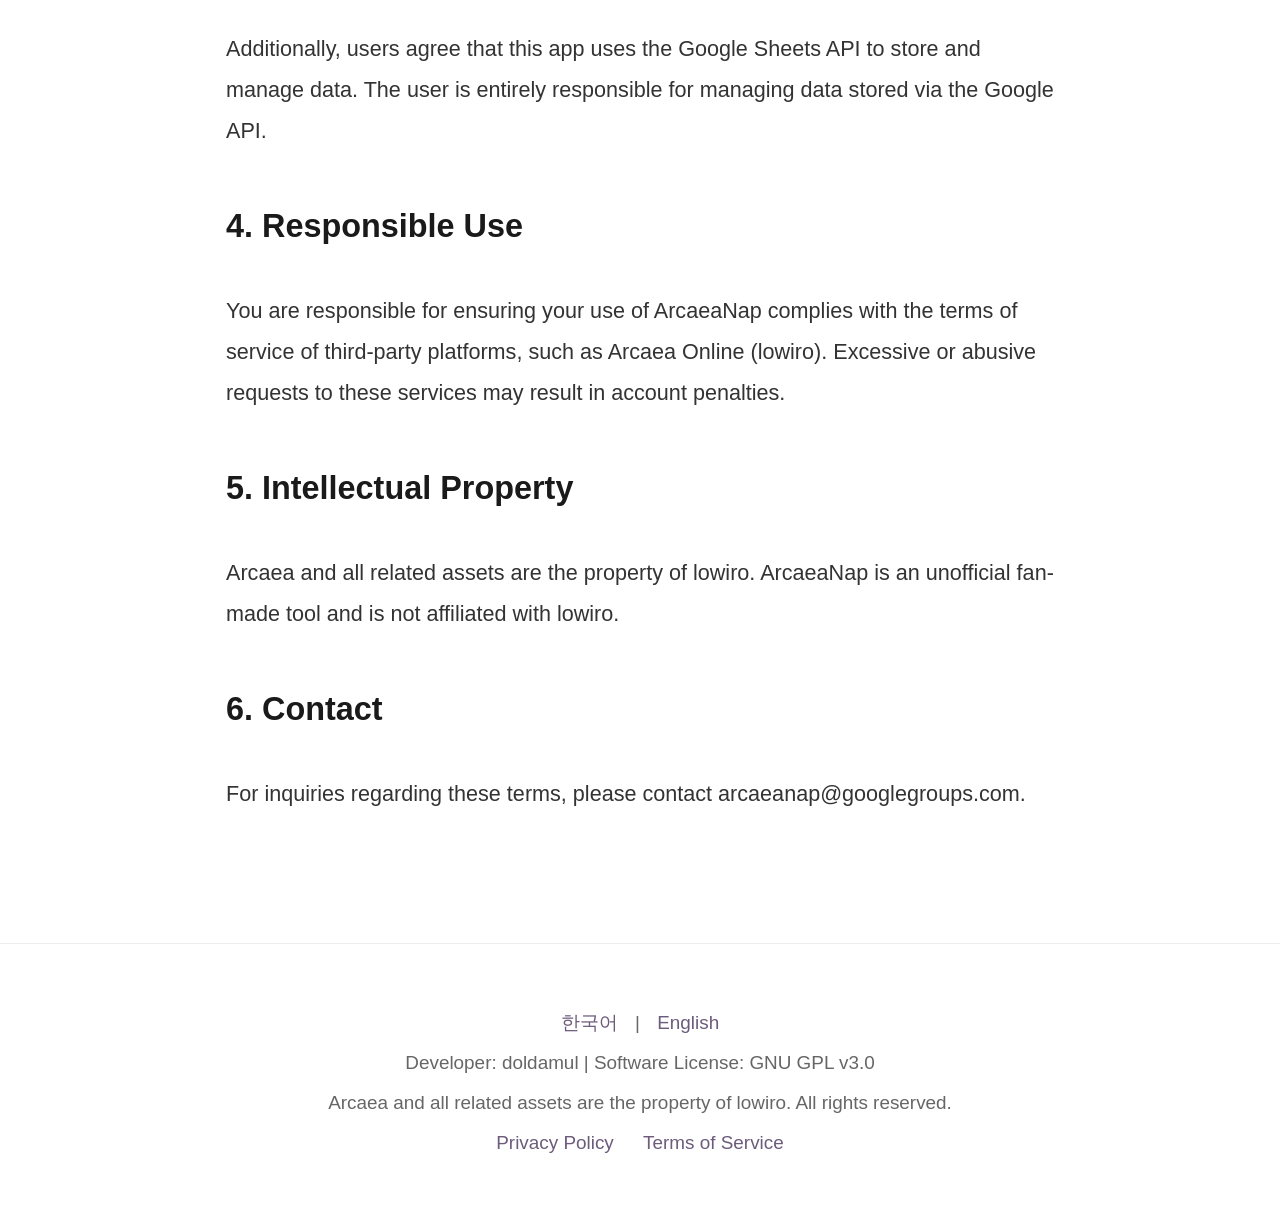
<file: docs/terms_of_service/index.html>
<!doctype html>
<html lang="en">
  <head>
    <meta charset="UTF-8" />
    <meta name="viewport" content="width=device-width, initial-scale=1.0" />
    <title>Terms of Service - ArcaeaNap</title>
    <link rel="stylesheet" href="../assets/style.css" />
  </head>
  <body>
    <header class="sticky-header visible">
      <a href="../" class="header-logo">
        <img src="../assets/logo.png" alt="ArcaeaNap Logo" />
        <span>ArcaeaNap</span>
      </a>
      <div class="header-actions">
        <a href="https://github.com/doldamul/ArcaeaNap" class="github-link"
          >Github <span class="icon-external">↗</span></a
        >
        <a
          href="https://github.com/doldamul/ArcaeaNap/releases"
          class="button primary"
          style="padding: 0.5rem 1rem; font-size: 0.9rem"
          >Download</a
        >
        <button class="theme-toggle-btn" aria-label="Toggle theme" title="Toggle theme">
          <svg class="icon-sun" viewBox="0 0 24 24" fill="none" stroke="currentColor" stroke-width="2" stroke-linecap="round" stroke-linejoin="round">
            <circle cx="12" cy="12" r="5"></circle>
            <line x1="12" y1="1" x2="12" y2="3"></line>
            <line x1="12" y1="21" x2="12" y2="23"></line>
            <line x1="4.22" y1="4.22" x2="5.64" y2="5.64"></line>
            <line x1="18.36" y1="18.36" x2="19.78" y2="19.78"></line>
            <line x1="1" y1="12" x2="3" y2="12"></line>
            <line x1="21" y1="12" x2="23" y2="12"></line>
            <line x1="4.22" y1="19.78" x2="5.64" y2="18.36"></line>
            <line x1="18.36" y1="5.64" x2="19.78" y2="4.22"></line>
          </svg>
          <svg class="icon-moon" viewBox="0 0 24 24" fill="none" stroke="currentColor" stroke-width="2" stroke-linecap="round" stroke-linejoin="round">
            <path d="M21 12.79A9 9 0 1 1 11.21 3 7 7 0 0 0 21 12.79z"></path>
          </svg>
        </button>
      </div>
    </header>

    <div class="scroll-container">
      <!-- Section 1: Header -->
      <section class="legal-header">
        <div class="hero-branding">
          <img src="../assets/logo.png" alt="ArcaeaNap Logo" />
          <h1>Terms of Service</h1>
        </div>
      </section>

      <!-- Section 2: Content -->
      <section class="legal-section">
        <div class="legal-container">
          <p><strong>Effective Date: May 8, 2026</strong></p>
          <hr />
          <h3>1. Acceptance of Terms</h3>
          <p>
            By using ArcaeaNap, you agree to be bound by these Terms of Service.
            If you do not agree, please do not use the application.
          </p>

          <h3>2. License</h3>
          <p>
            ArcaeaNap is licensed under the GNU GPL v3.0. You are free to use,
            modify, and distribute the software in accordance with the terms of
            that license.
          </p>

          <h3>3. Disclaimer of Warranty</h3>
          <p>
            THE SOFTWARE IS PROVIDED "AS IS", WITHOUT WARRANTY OF ANY KIND. The
            developers are not liable for any damages arising from the use of
            this software, including but not limited to loss of data or account
            suspension by third-party services. The developers may discontinue
            updates or remove specific features of this software without prior
            notice.
          </p>
          <p>
            Furthermore, ArcaeaNap relies on third-party APIs (such as Google
            Sheets API and Arcaea Online). The functionality of this software is
            dependent on these services remaining accessible, and we cannot
            guarantee the normal and continuous operation of the application if
            these external services change their terms, limit access, or become
            unavailable.
          </p>
          <p>
            Additionally, users agree that this app uses the Google Sheets API
            to store and manage data. The user is entirely responsible for
            managing data stored via the Google API.
          </p>

          <h3>4. Responsible Use</h3>
          <p>
            You are responsible for ensuring your use of ArcaeaNap complies with
            the terms of service of third-party platforms, such as Arcaea Online
            (lowiro). Excessive or abusive requests to these services may result
            in account penalties.
          </p>

          <h3>5. Intellectual Property</h3>
          <p>
            Arcaea and all related assets are the property of lowiro. ArcaeaNap
            is an unofficial fan-made tool and is not affiliated with lowiro.
          </p>

          <h3>6. Contact</h3>
          <p>
            For inquiries regarding these terms, please contact
            arcaeanap@googlegroups.com.
          </p>
        </div>
      </section>

      <!-- Section 4: Footer -->
      <footer id="footer">
        <div class="footer-links">
          <a href="../ko/terms_of_service">한국어</a> |
          <a href="../terms_of_service">English</a>
        </div>
        <p>Developer: doldamul | Software License: GNU GPL v3.0</p>
        <p>
          Arcaea and all related assets are the property of lowiro. All rights
          reserved.
        </p>
        <div class="footer-links">
          <a href="../privacy_policy">Privacy Policy</a>
          <a href="../terms_of_service">Terms of Service</a>
        </div>
      </footer>
    </div>
    <script src="../assets/main.js"></script>
  </body>
</html>
</file>
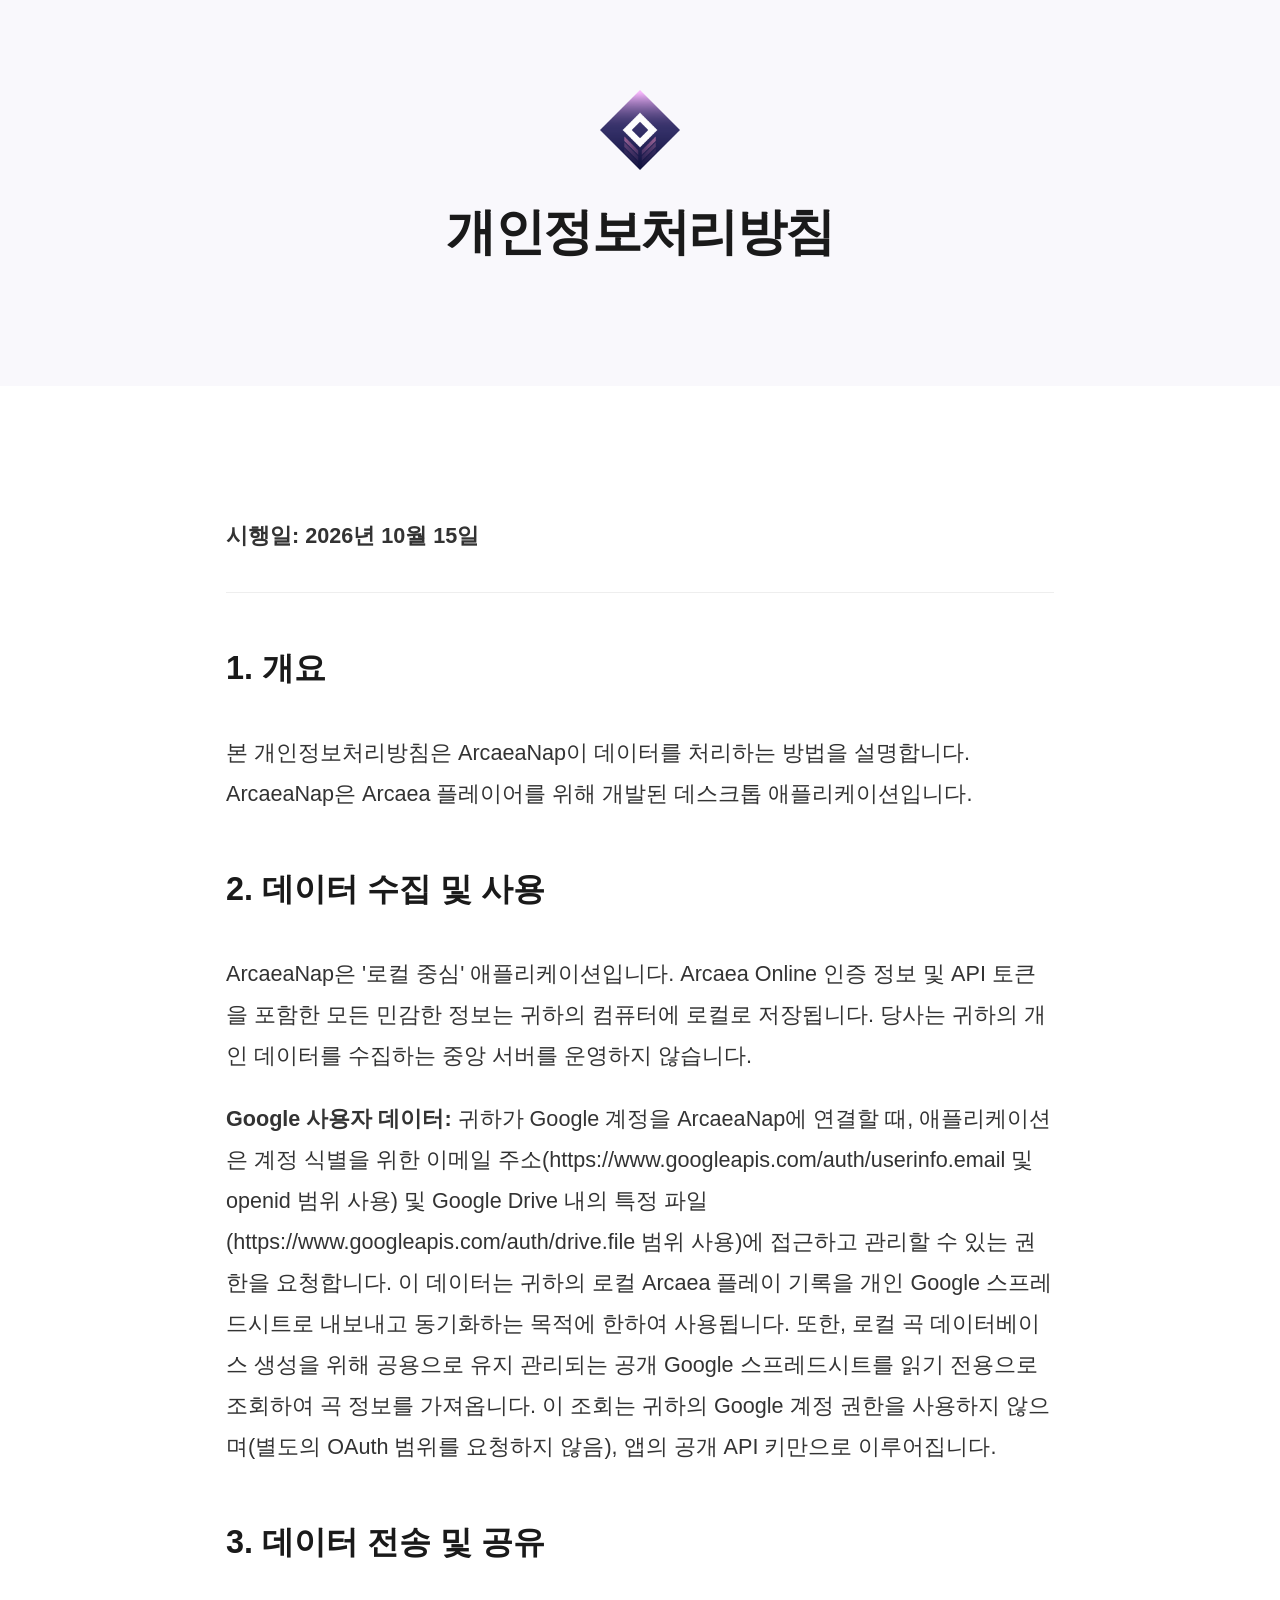
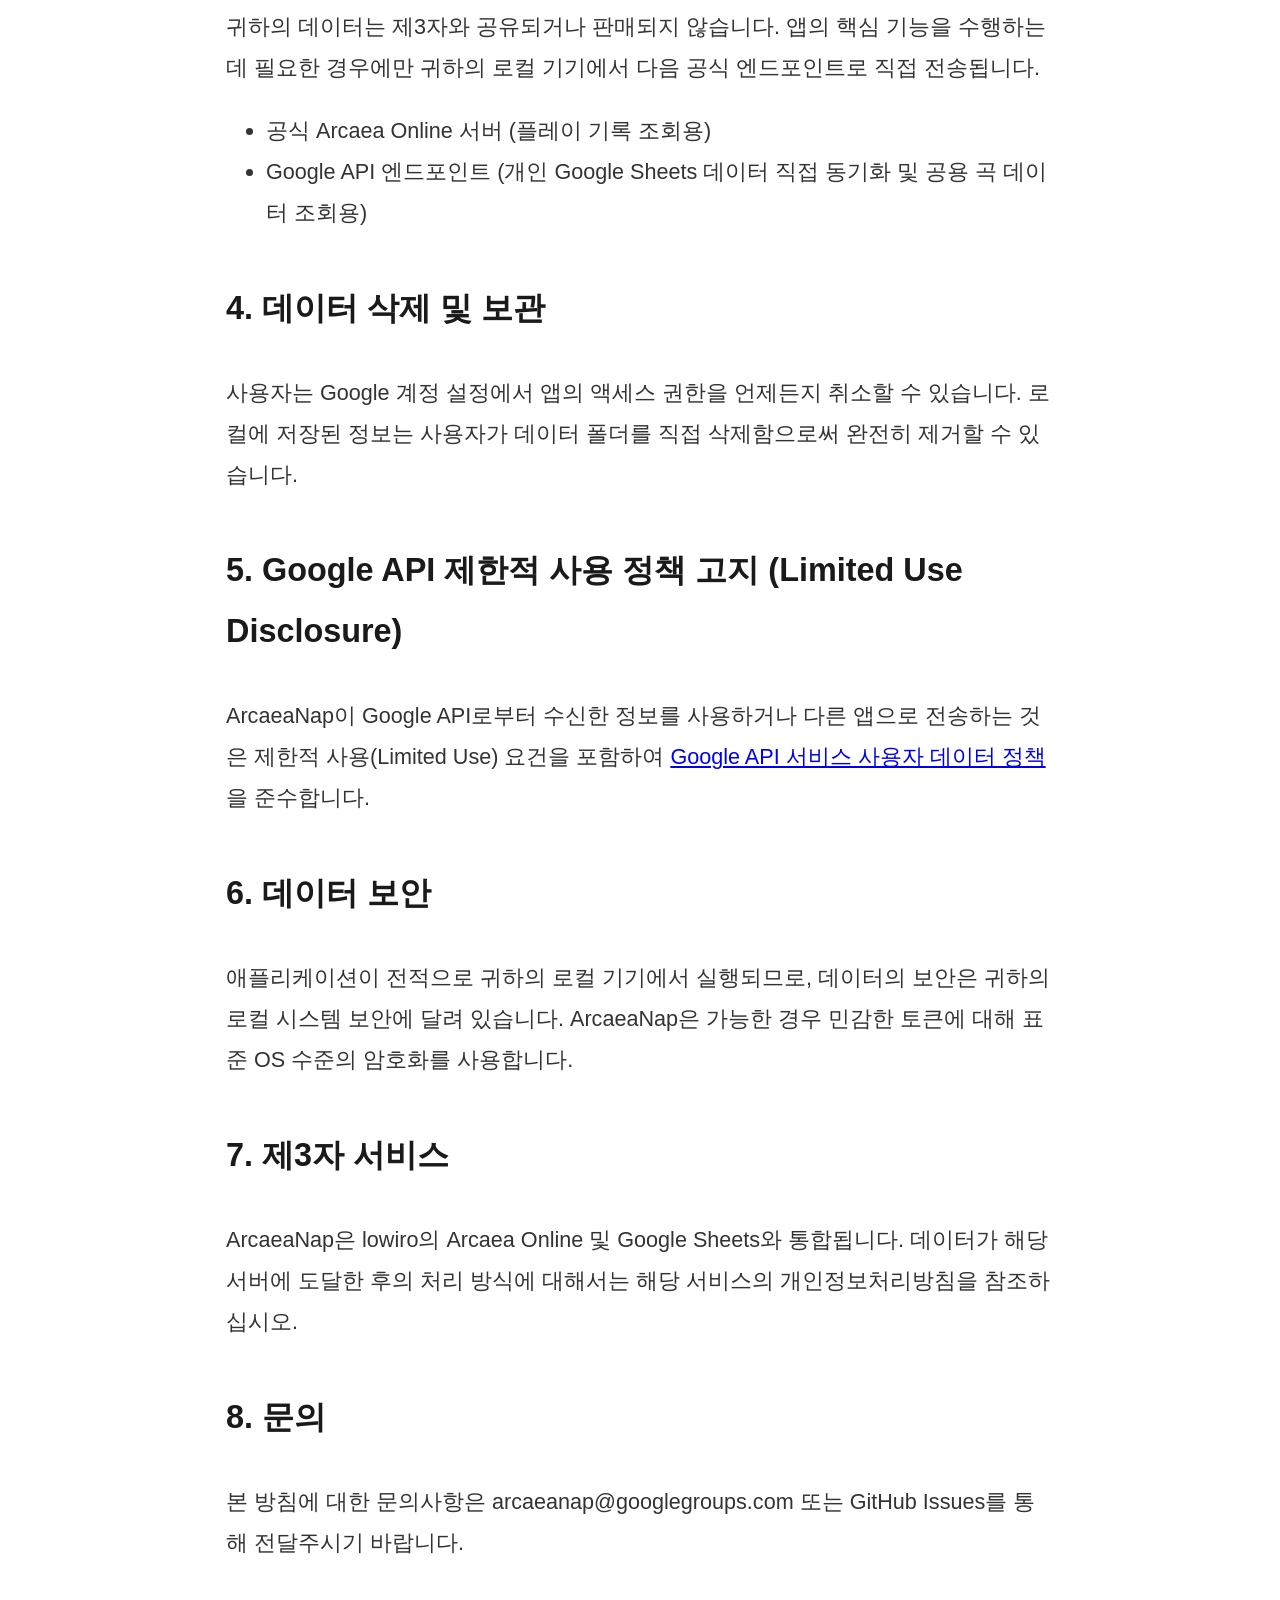
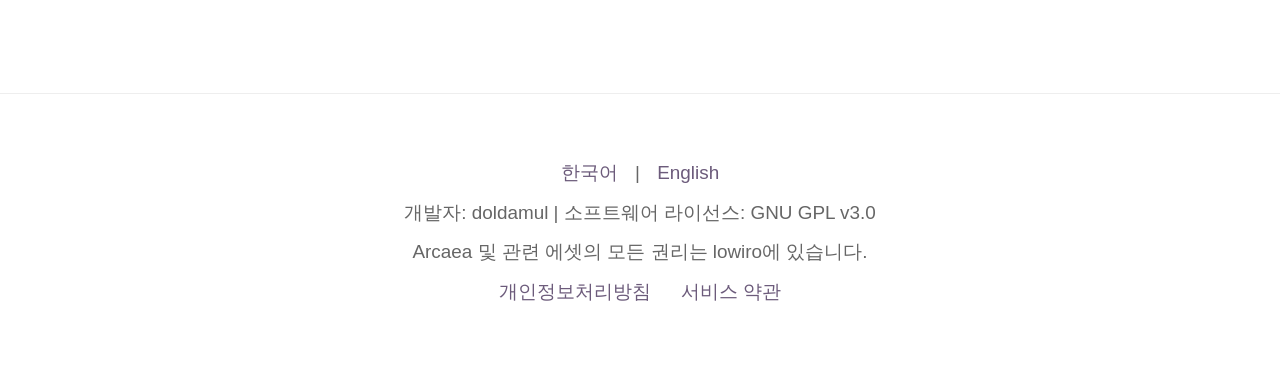
<file: docs/ko/privacy_policy/index.html>
<!doctype html>
<html lang="ko">
  <head>
    <meta charset="UTF-8" />
    <meta name="viewport" content="width=device-width, initial-scale=1.0" />
    <title>개인정보처리방침 - ArcaeaNap</title>
    <link rel="stylesheet" href="../../assets/style.css" />
  </head>
  <body>
    <header class="sticky-header visible">
      <a href="../../ko/" class="header-logo">
        <img src="../../assets/logo.png" alt="ArcaeaNap Logo" />
        <span>ArcaeaNap</span>
      </a>
      <div class="header-actions">
        <a href="https://github.com/doldamul/ArcaeaNap" class="github-link"
          >Github <span class="icon-external">↗</span></a
        >
        <a
          href="https://github.com/doldamul/ArcaeaNap/releases"
          class="button primary"
          style="padding: 0.5rem 1rem; font-size: 0.9rem"
          >다운로드</a
        >
        <button class="theme-toggle-btn" aria-label="Toggle theme" title="테마 변경">
          <svg class="icon-sun" viewBox="0 0 24 24" fill="none" stroke="currentColor" stroke-width="2" stroke-linecap="round" stroke-linejoin="round">
            <circle cx="12" cy="12" r="5"></circle>
            <line x1="12" y1="1" x2="12" y2="3"></line>
            <line x1="12" y1="21" x2="12" y2="23"></line>
            <line x1="4.22" y1="4.22" x2="5.64" y2="5.64"></line>
            <line x1="18.36" y1="18.36" x2="19.78" y2="19.78"></line>
            <line x1="1" y1="12" x2="3" y2="12"></line>
            <line x1="21" y1="12" x2="23" y2="12"></line>
            <line x1="4.22" y1="19.78" x2="5.64" y2="18.36"></line>
            <line x1="18.36" y1="5.64" x2="19.78" y2="4.22"></line>
          </svg>
          <svg class="icon-moon" viewBox="0 0 24 24" fill="none" stroke="currentColor" stroke-width="2" stroke-linecap="round" stroke-linejoin="round">
            <path d="M21 12.79A9 9 0 1 1 11.21 3 7 7 0 0 0 21 12.79z"></path>
          </svg>
        </button>
      </div>
    </header>

    <div class="scroll-container">
      <!-- Section 1: Header -->
      <section class="legal-header">
        <div class="hero-branding">
          <img src="../../assets/logo.png" alt="ArcaeaNap Logo" />
          <h1>개인정보처리방침</h1>
        </div>
      </section>

      <!-- Section 2: Content -->
      <section class="legal-section">
        <div class="legal-container">
          <p><strong>시행일: 2026년 10월 15일</strong></p>
          <hr />
          <h3>1. 개요</h3>
          <p>
            본 개인정보처리방침은 ArcaeaNap이 데이터를 처리하는 방법을
            설명합니다. ArcaeaNap은 Arcaea 플레이어를 위해 개발된 데스크톱
            애플리케이션입니다.
          </p>

          <h3>2. 데이터 수집 및 사용</h3>
          <p>
            ArcaeaNap은 '로컬 중심' 애플리케이션입니다. Arcaea Online 인증 정보
            및 API 토큰을 포함한 모든 민감한 정보는 귀하의 컴퓨터에 로컬로
            저장됩니다. 당사는 귀하의 개인 데이터를 수집하는 중앙 서버를
            운영하지 않습니다.
          </p>
          <p>
            <strong>Google 사용자 데이터:</strong> 귀하가 Google 계정을
            ArcaeaNap에 연결할 때, 애플리케이션은 계정 식별을 위한 이메일
            주소(https://www.googleapis.com/auth/userinfo.email 및 openid 범위
            사용) 및 Google Drive 내의 특정
            파일(https://www.googleapis.com/auth/drive.file 범위 사용)에
            접근하고 관리할 수 있는 권한을 요청합니다. 이 데이터는 귀하의 로컬
            Arcaea 플레이 기록을 개인 Google 스프레드시트로 내보내고 동기화하는
            목적에 한하여 사용됩니다. 또한, 로컬 곡 데이터베이스 생성을 위해
            공용으로 유지 관리되는 공개 Google 스프레드시트를 읽기 전용으로
            조회하여 곡 정보를 가져옵니다. 이 조회는 귀하의 Google 계정
            권한을 사용하지 않으며(별도의 OAuth 범위를 요청하지 않음), 앱의
            공개 API 키만으로 이루어집니다.
          </p>

          <h3>3. 데이터 전송 및 공유</h3>
          <p>
            귀하의 데이터는 제3자와 공유되거나 판매되지 않습니다. 앱의 핵심
            기능을 수행하는 데 필요한 경우에만 귀하의 로컬 기기에서 다음 공식
            엔드포인트로 직접 전송됩니다.
          </p>
          <ul>
            <li>공식 Arcaea Online 서버 (플레이 기록 조회용)</li>
            <li>
              Google API 엔드포인트 (개인 Google Sheets 데이터 직접 동기화 및
              공용 곡 데이터 조회용)
            </li>
          </ul>

          <h3>4. 데이터 삭제 및 보관</h3>
          <p>
            사용자는 Google 계정 설정에서 앱의 액세스 권한을 언제든지 취소할 수
            있습니다. 로컬에 저장된 정보는 사용자가 데이터 폴더를 직접
            삭제함으로써 완전히 제거할 수 있습니다.
          </p>

          <h3>5. Google API 제한적 사용 정책 고지 (Limited Use Disclosure)</h3>
          <p>
            ArcaeaNap이 Google API로부터 수신한 정보를 사용하거나 다른 앱으로
            전송하는 것은 제한적 사용(Limited Use) 요건을 포함하여
            <a
              href="https://developers.google.com/terms/api-services-user-data-policy"
              target="_blank"
              rel="noopener noreferrer"
              >Google API 서비스 사용자 데이터 정책</a
            >을 준수합니다.
          </p>

          <h3>6. 데이터 보안</h3>
          <p>
            애플리케이션이 전적으로 귀하의 로컬 기기에서 실행되므로, 데이터의
            보안은 귀하의 로컬 시스템 보안에 달려 있습니다. ArcaeaNap은 가능한
            경우 민감한 토큰에 대해 표준 OS 수준의 암호화를 사용합니다.
          </p>

          <h3>7. 제3자 서비스</h3>
          <p>
            ArcaeaNap은 lowiro의 Arcaea Online 및 Google Sheets와 통합됩니다.
            데이터가 해당 서버에 도달한 후의 처리 방식에 대해서는 해당 서비스의
            개인정보처리방침을 참조하십시오.
          </p>

          <h3>8. 문의</h3>
          <p>
            본 방침에 대한 문의사항은 arcaeanap@googlegroups.com 또는 GitHub
            Issues를 통해 전달주시기 바랍니다.
          </p>
        </div>
      </section>

      <!-- Section 4: Footer -->
      <footer id="footer">
        <div class="footer-links">
          <a href="../../ko/privacy_policy">한국어</a> |
          <a href="../../privacy_policy">English</a>
        </div>
        <p>개발자: doldamul | 소프트웨어 라이선스: GNU GPL v3.0</p>
        <p>Arcaea 및 관련 에셋의 모든 권리는 lowiro에 있습니다.</p>
        <div class="footer-links">
          <a href="../../ko/privacy_policy">개인정보처리방침</a>
          <a href="../../ko/terms_of_service">서비스 약관</a>
        </div>
      </footer>
    </div>
    <script src="../../assets/main.js"></script>
  </body>
</html>
</file>
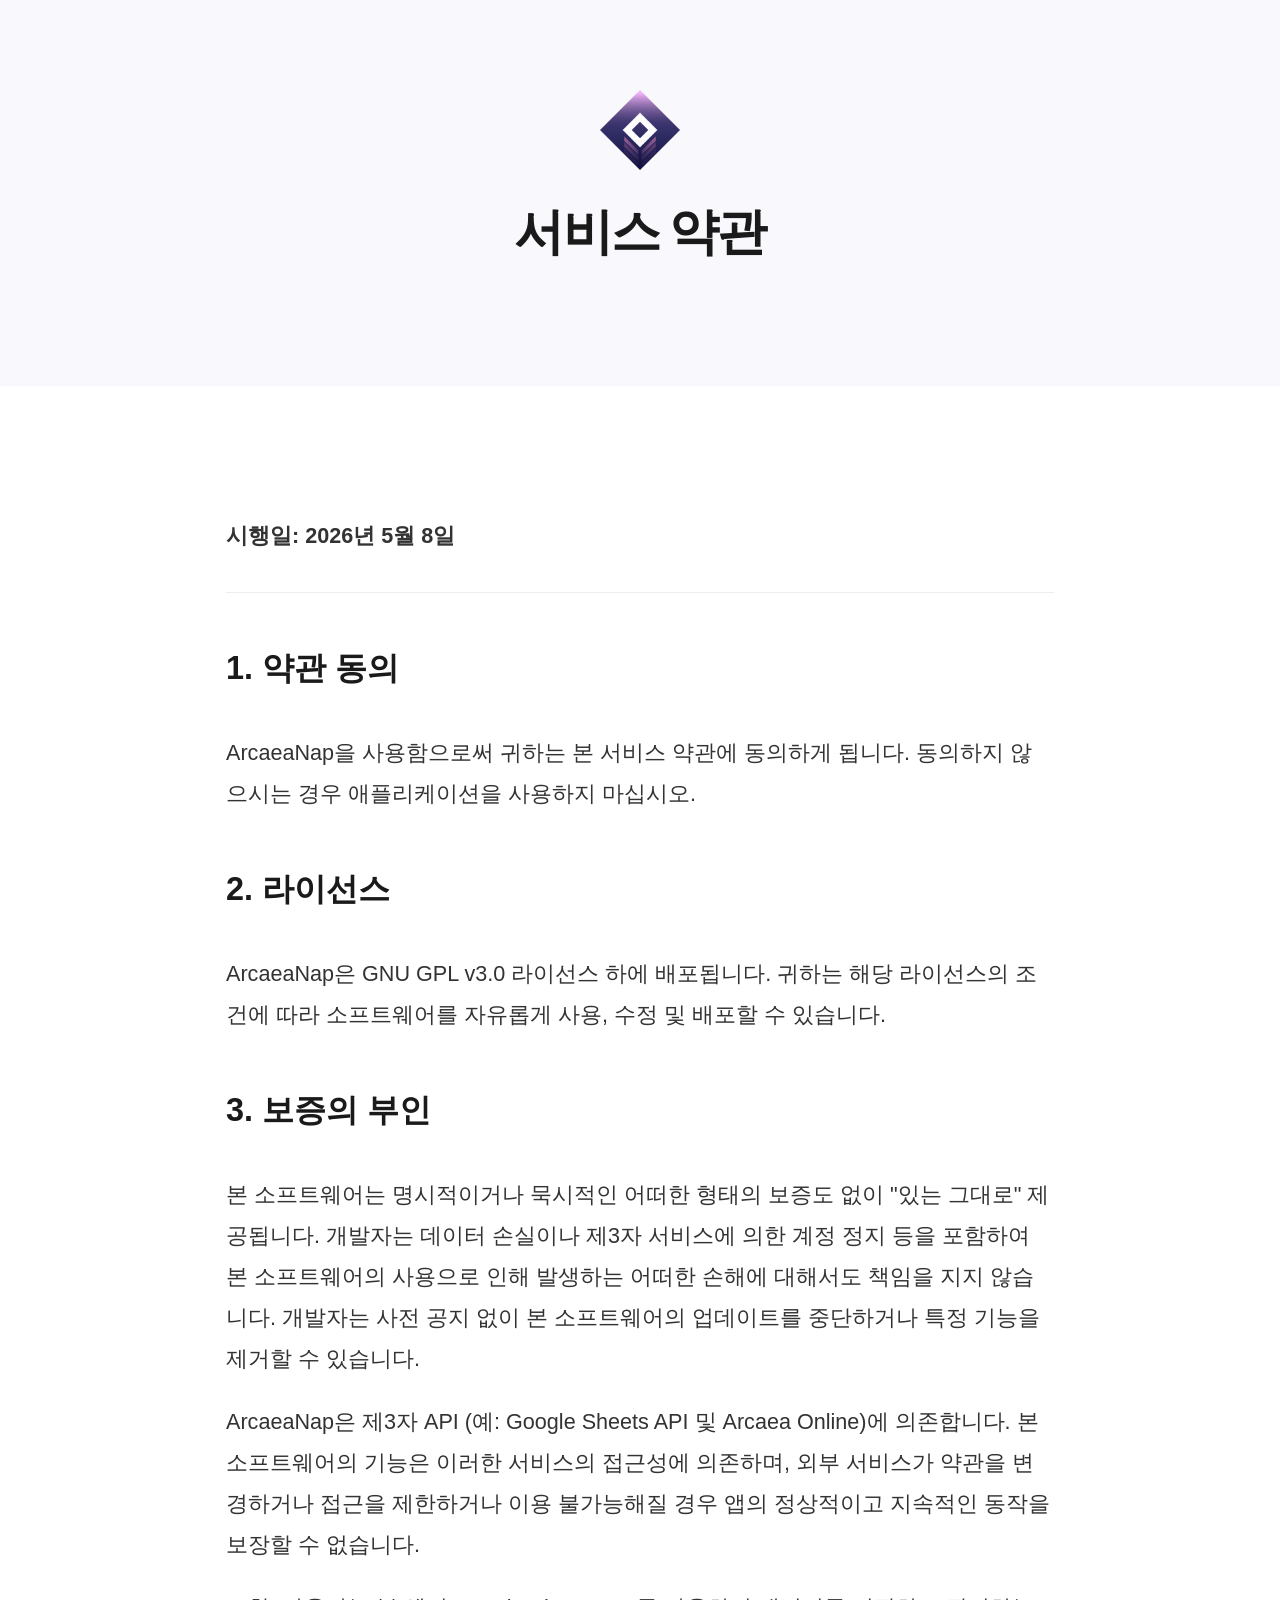
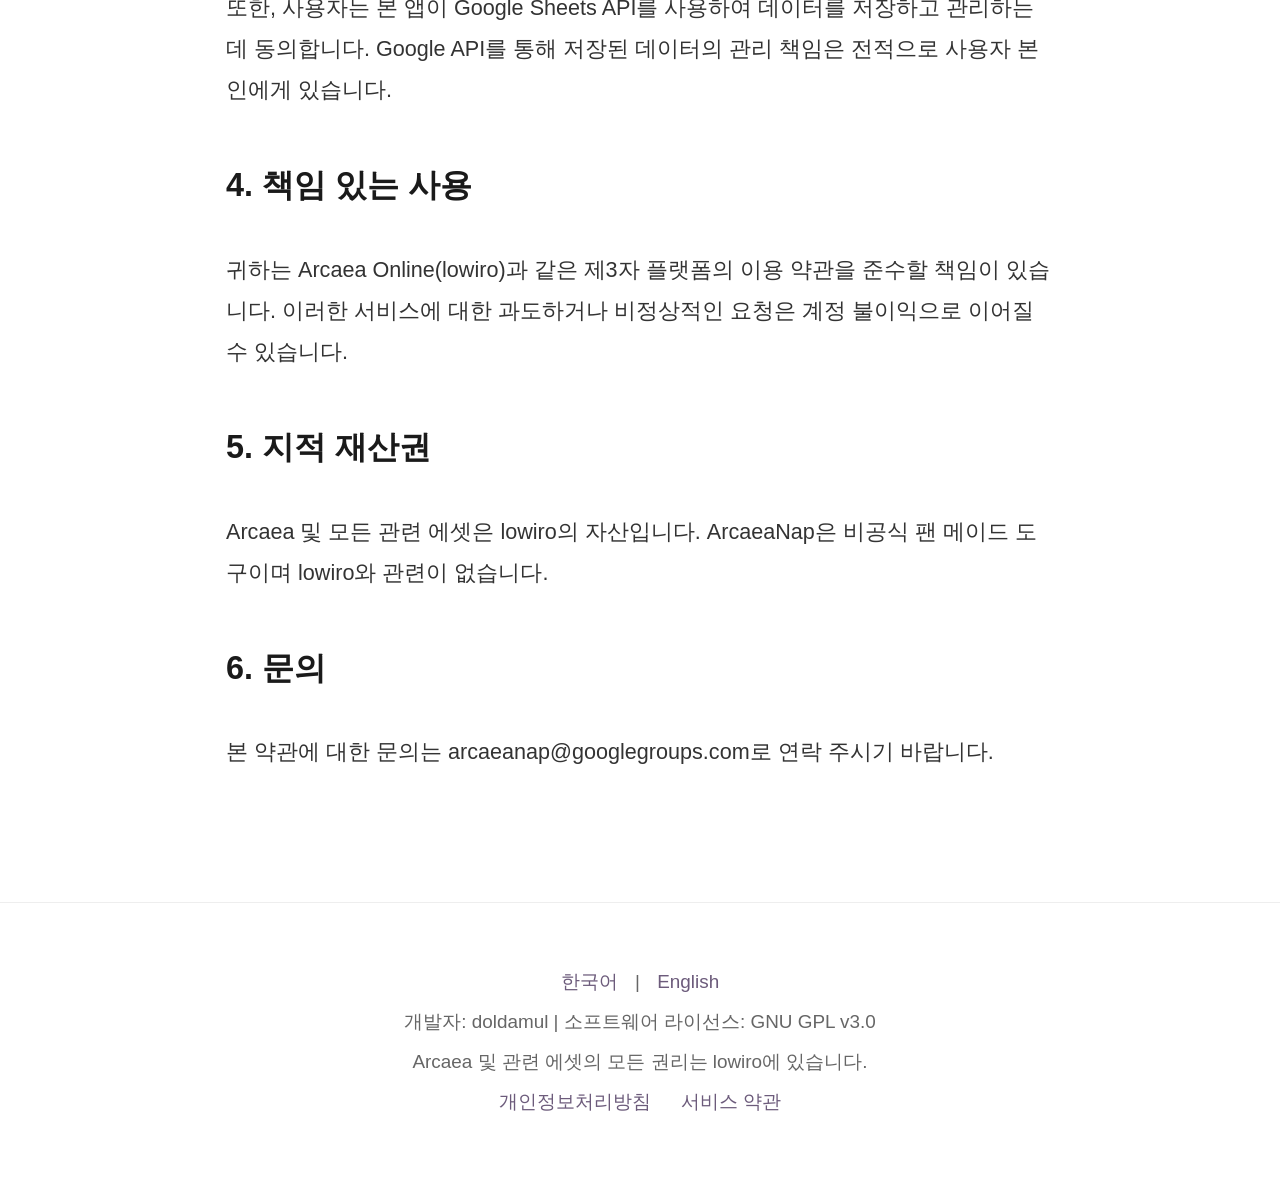
<file: docs/ko/terms_of_service/index.html>
<!doctype html>
<html lang="ko">
  <head>
    <meta charset="UTF-8" />
    <meta name="viewport" content="width=device-width, initial-scale=1.0" />
    <title>서비스 약관 - ArcaeaNap</title>
    <link rel="stylesheet" href="../../assets/style.css" />
  </head>
  <body>
    <header class="sticky-header visible">
      <a href="../../ko/" class="header-logo">
        <img src="../../assets/logo.png" alt="ArcaeaNap Logo" />
        <span>ArcaeaNap</span>
      </a>
      <div class="header-actions">
        <a href="https://github.com/doldamul/ArcaeaNap" class="github-link"
          >Github <span class="icon-external">↗</span></a
        >
        <a
          href="https://github.com/doldamul/ArcaeaNap/releases"
          class="button primary"
          style="padding: 0.5rem 1rem; font-size: 0.9rem"
          >다운로드</a
        >
        <button class="theme-toggle-btn" aria-label="Toggle theme" title="테마 변경">
          <svg class="icon-sun" viewBox="0 0 24 24">
            <path d="M12 7c-2.76 0-5 2.24-5 5s2.24 5 5 5 5-2.24 5-5-2.24-5-5-5zM2 13h2c.55 0 1-.45 1-1s-.45-1-1-1H2c-.55 0-1 .45-1 1s.45 1 1 1zm18 0h2c.55 0 1-.45 1-1s-.45-1-1-1h-2c-.55 0-1 .45-1 1s.45 1 1 1zM11 2v2c0 .55.45 1 1 1s1-.45 1-1V2c0-.55-.45-1-1-1s-1 .45-1 1zm0 18v2c0 .55.45 1 1 1s1-.45 1-1v-2c0-.55-.45-1-1-1s-1 .45-1 1zM5.99 4.58c-.39-.39-1.03-.39-1.41 0s-.39 1.03 0 1.41l1.06 1.06c.39.39 1.03.39 1.41 0s.39-1.03 0-1.41L5.99 4.58zm12.37 12.37c-.39-.39-1.03-.39-1.41 0s-.39 1.03 0 1.41l1.06 1.06c.39.39 1.03.39 1.41 0s.39-1.03 0-1.41l-1.06-1.06zm1.06-10.96c.39-.39.39-1.03 0-1.41s-1.03-.39-1.41 0l-1.06 1.06c-.39.39-.39 1.03 0 1.41s1.03.39 1.41 0l1.06-1.06zM7.05 18.36c.39-.39.39-1.03 0-1.41s-1.03-.39-1.41 0l-1.06 1.06c-.39.39-.39 1.03 0 1.41s1.03.39 1.41 0l1.06-1.06z"/>
          </svg>
          <svg class="icon-moon" viewBox="0 0 24 24">
            <path d="M12.3 2c.43 0 .77.35.7.78-.62 3.84 1.58 7.6 5.25 9.07.41.16.57.65.34 1.02-2.18 3.51-6.15 5.56-10.3 4.96-4.9-.71-8.59-4.87-8.59-9.83 0-4.14 2.5-7.7 6.27-9.14.39-.15.83.05.95.45.1.33.28.65.48.95C8.42 2.65 10.28 2 12.3 2z"/>
          </svg>
        </button>
      </div>
    </header>

    <div class="scroll-container">
      <!-- Section 1: Header -->
      <section class="legal-header">
        <div class="hero-branding">
          <img src="../../assets/logo.png" alt="ArcaeaNap Logo" />
          <h1>서비스 약관</h1>
        </div>
      </section>

      <!-- Section 2: Content -->
      <section class="legal-section">
        <div class="legal-container">
          <p><strong>시행일: 2026년 5월 8일</strong></p>
          <hr />
          <h3>1. 약관 동의</h3>
          <p>
            ArcaeaNap을 사용함으로써 귀하는 본 서비스 약관에 동의하게 됩니다.
            동의하지 않으시는 경우 애플리케이션을 사용하지 마십시오.
          </p>

          <h3>2. 라이선스</h3>
          <p>
            ArcaeaNap은 GNU GPL v3.0 라이선스 하에 배포됩니다. 귀하는 해당
            라이선스의 조건에 따라 소프트웨어를 자유롭게 사용, 수정 및 배포할 수
            있습니다.
          </p>

          <h3>3. 보증의 부인</h3>
          <p>
            본 소프트웨어는 명시적이거나 묵시적인 어떠한 형태의 보증도 없이
            "있는 그대로" 제공됩니다. 개발자는 데이터 손실이나 제3자 서비스에
            의한 계정 정지 등을 포함하여 본 소프트웨어의 사용으로 인해 발생하는
            어떠한 손해에 대해서도 책임을 지지 않습니다. 개발자는 사전 공지 없이
            본 소프트웨어의 업데이트를 중단하거나 특정 기능을 제거할 수
            있습니다.
          </p>
          <p>
            ArcaeaNap은 제3자 API (예: Google Sheets API 및 Arcaea Online)에
            의존합니다. 본 소프트웨어의 기능은 이러한 서비스의 접근성에
            의존하며, 외부 서비스가 약관을 변경하거나 접근을 제한하거나 이용
            불가능해질 경우 앱의 정상적이고 지속적인 동작을 보장할 수 없습니다.
          </p>
          <p>
            또한, 사용자는 본 앱이 Google Sheets API를 사용하여 데이터를
            저장하고 관리하는 데 동의합니다. Google API를 통해 저장된 데이터의
            관리 책임은 전적으로 사용자 본인에게 있습니다.
          </p>

          <h3>4. 책임 있는 사용</h3>
          <p>
            귀하는 Arcaea Online(lowiro)과 같은 제3자 플랫폼의 이용 약관을
            준수할 책임이 있습니다. 이러한 서비스에 대한 과도하거나 비정상적인
            요청은 계정 불이익으로 이어질 수 있습니다.
          </p>

          <h3>5. 지적 재산권</h3>
          <p>
            Arcaea 및 모든 관련 에셋은 lowiro의 자산입니다. ArcaeaNap은 비공식
            팬 메이드 도구이며 lowiro와 관련이 없습니다.
          </p>

          <h3>6. 문의</h3>
          <p>
            본 약관에 대한 문의는 arcaeanap@googlegroups.com로 연락 주시기
            바랍니다.
          </p>
        </div>
      </section>

      <!-- Section 4: Footer -->
      <footer id="footer">
        <div class="footer-links">
          <a href="../../ko/terms_of_service">한국어</a> |
          <a href="../../terms_of_service">English</a>
        </div>
        <p>개발자: doldamul | 소프트웨어 라이선스: GNU GPL v3.0</p>
        <p>Arcaea 및 관련 에셋의 모든 권리는 lowiro에 있습니다.</p>
        <div class="footer-links">
          <a href="../../ko/privacy_policy">개인정보처리방침</a>
          <a href="../../ko/terms_of_service">서비스 약관</a>
        </div>
      </footer>
    </div>
    <script src="../../assets/main.js"></script>
  </body>
</html>
</file>
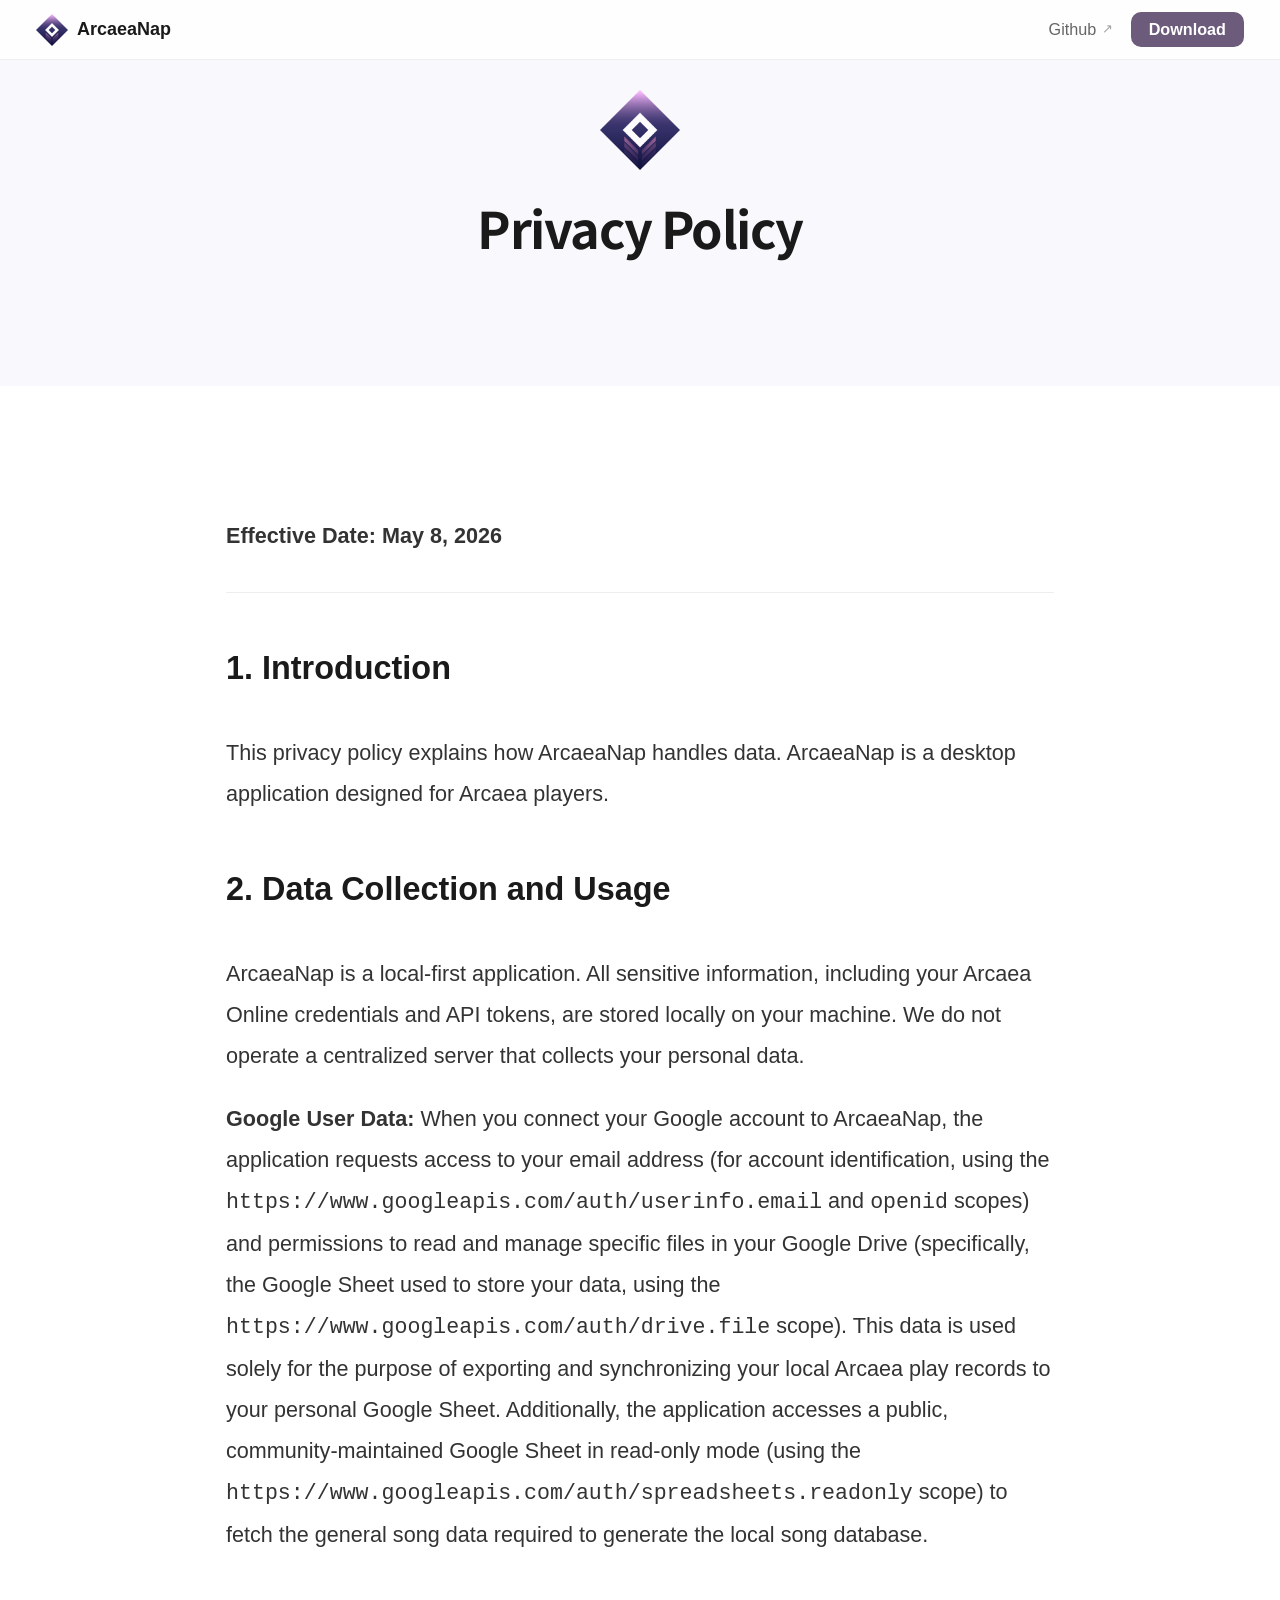
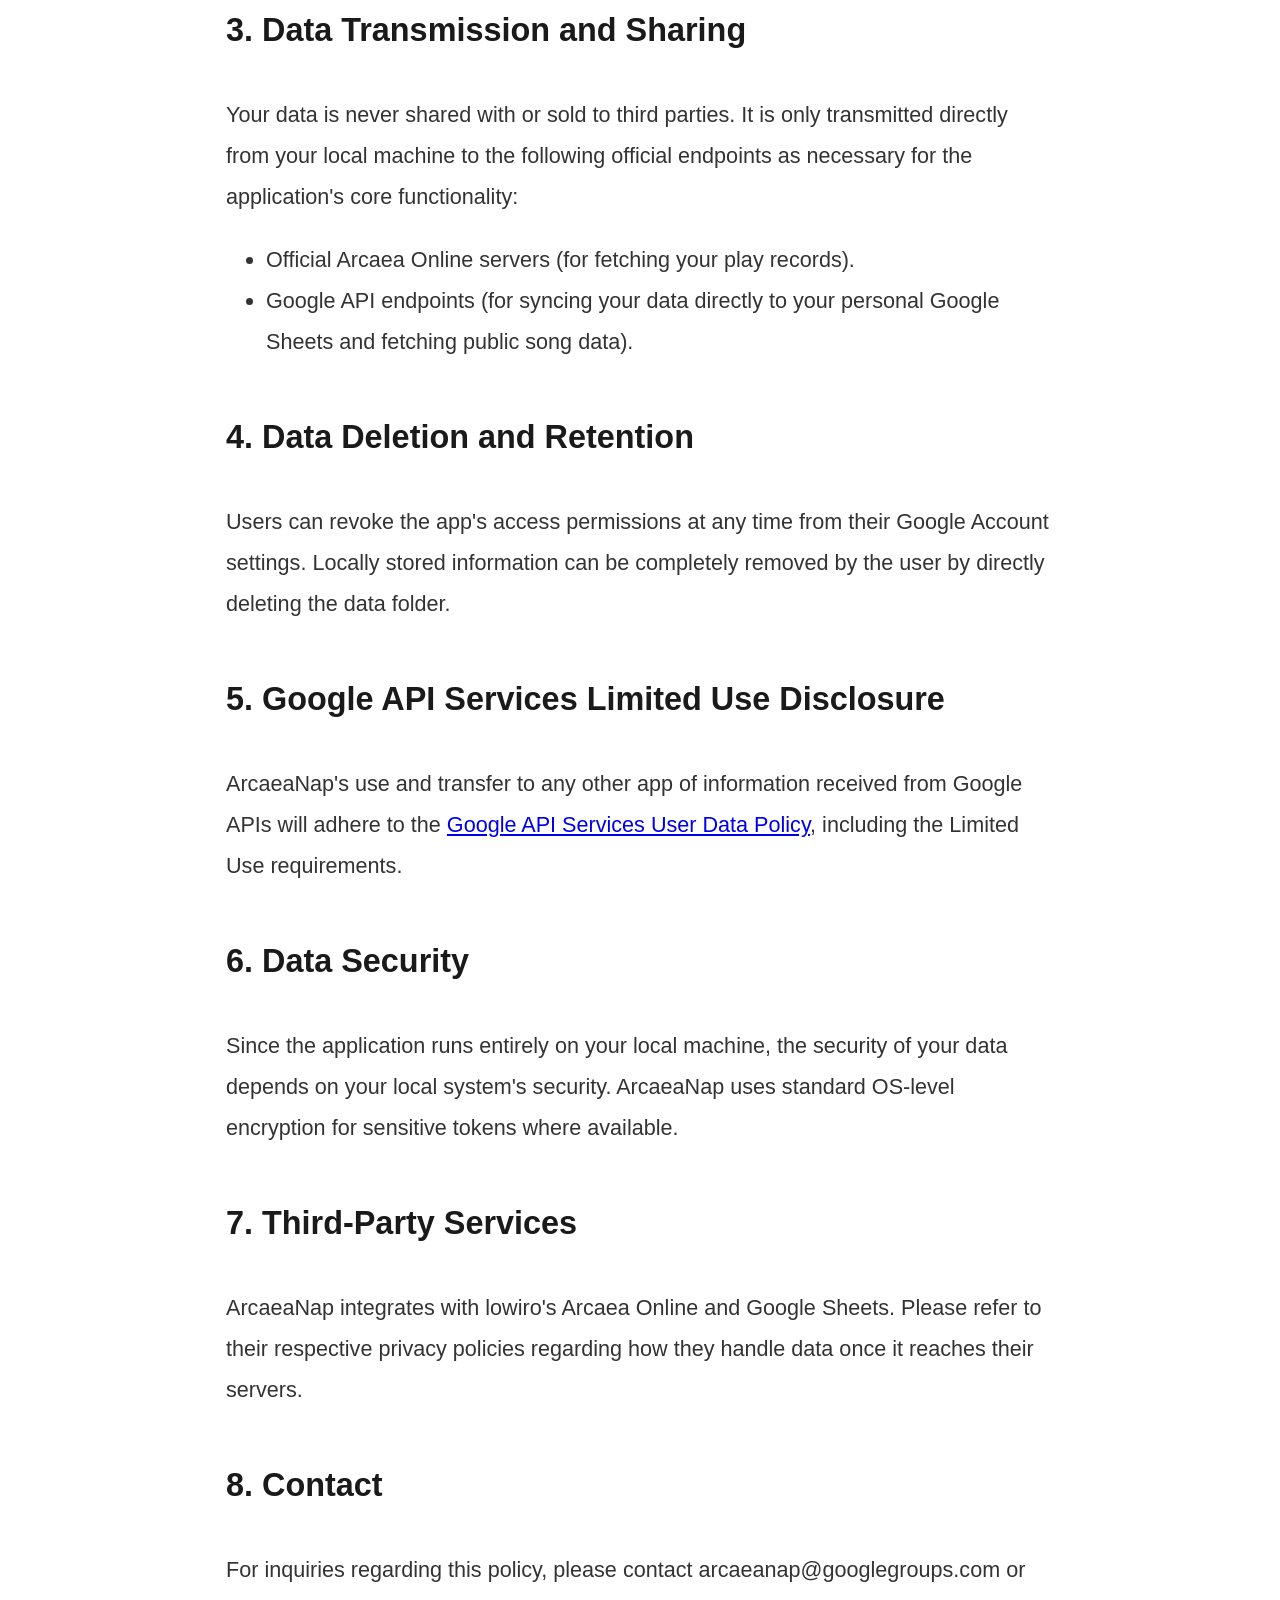
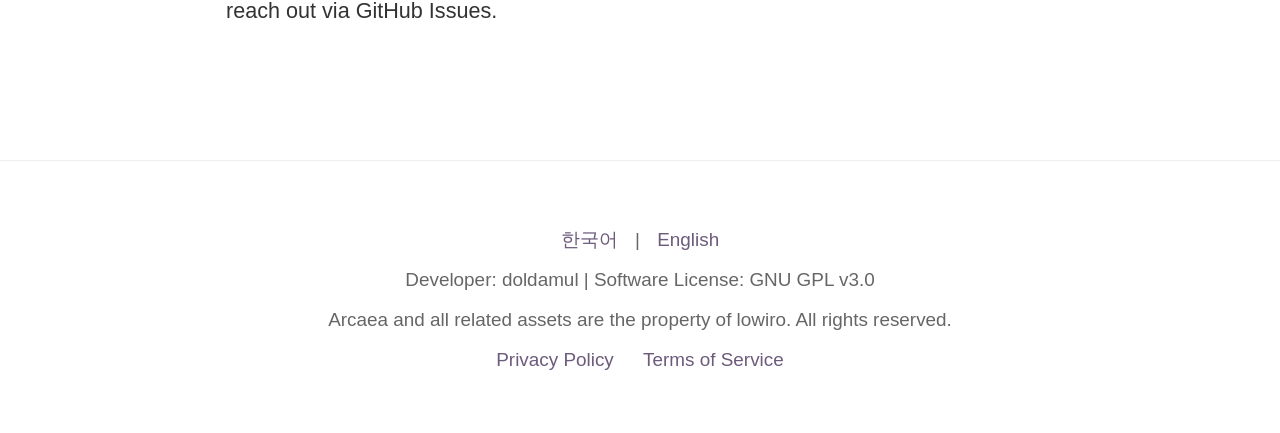
<file: docs/privacy_policy.html>
<!doctype html>
<html lang="en">
  <head>
    <meta charset="UTF-8" />
    <meta name="viewport" content="width=device-width, initial-scale=1.0" />
    <title>Privacy Policy - ArcaeaNap</title>
    <link rel="stylesheet" href="assets/style.css" />
  </head>
  <body>
    <header class="sticky-header visible">
      <a href="index.html" class="header-logo">
        <img src="assets/logo.png" alt="ArcaeaNap Logo" />
        <span>ArcaeaNap</span>
      </a>
      <div class="header-actions">
        <a href="https://github.com/doldamul/ArcaeaNap" class="github-link"
          >Github <span class="icon-external">↗</span></a
        >
        <a
          href="https://github.com/doldamul/ArcaeaNap/releases"
          class="button primary"
          style="padding: 0.5rem 1rem; font-size: 0.9rem"
          >Download</a
        >
      </div>
    </header>

    <div class="scroll-container">
      <!-- Section 1: Header -->
      <section class="legal-header">
        <div class="hero-branding">
          <img src="assets/logo.png" alt="ArcaeaNap Logo" />
          <h1>Privacy Policy</h1>
        </div>
      </section>

      <!-- Section 2: Content -->
      <section class="legal-section">
        <div class="legal-container">
          <p><strong>Effective Date: May 8, 2026</strong></p>
          <hr />
          <h3>1. Introduction</h3>
          <p>
            This privacy policy explains how ArcaeaNap handles data. ArcaeaNap
            is a desktop application designed for Arcaea players.
          </p>

          <h3>2. Data Collection and Usage</h3>
          <p>
            ArcaeaNap is a local-first application. All sensitive information,
            including your Arcaea Online credentials and API tokens, are stored
            locally on your machine. We do not operate a centralized server that
            collects your personal data.
          </p>
          <p>
            <strong>Google User Data:</strong> When you connect your Google
            account to ArcaeaNap, the application requests access to your email
            address (for account identification, using the
            <code>https://www.googleapis.com/auth/userinfo.email</code> and
            <code>openid</code> scopes) and permissions to read and manage
            specific files in your Google Drive (specifically, the Google Sheet
            used to store your data, using the
            <code>https://www.googleapis.com/auth/drive.file</code> scope). This
            data is used solely for the purpose of exporting and synchronizing
            your local Arcaea play records to your personal Google Sheet.
            Additionally, the application accesses a public, community-maintained
            Google Sheet in read-only mode (using the
            <code>https://www.googleapis.com/auth/spreadsheets.readonly</code>
            scope) to fetch the general song data required to generate the local
            song database.
          </p>

          <h3>3. Data Transmission and Sharing</h3>
          <p>
            Your data is never shared with or sold to third parties. It is only
            transmitted directly from your local machine to the following
            official endpoints as necessary for the application's core
            functionality:
          </p>
          <ul>
            <li>
              Official Arcaea Online servers (for fetching your play records).
            </li>
            <li>
              Google API endpoints (for syncing your data directly to your
              personal Google Sheets and fetching public song data).
            </li>
          </ul>

          <h3>4. Data Deletion and Retention</h3>
          <p>
            Users can revoke the app's access permissions at any time from their
            Google Account settings. Locally stored information can be completely
            removed by the user by directly deleting the data folder.
          </p>

          <h3>5. Google API Services Limited Use Disclosure</h3>
          <p>
            ArcaeaNap's use and transfer to any other app of information
            received from Google APIs will adhere to the
            <a
              href="https://developers.google.com/terms/api-services-user-data-policy"
              target="_blank"
              rel="noopener noreferrer"
              >Google API Services User Data Policy</a
            >, including the Limited Use requirements.
          </p>

          <h3>6. Data Security</h3>
          <p>
            Since the application runs entirely on your local machine, the
            security of your data depends on your local system's security.
            ArcaeaNap uses standard OS-level encryption for sensitive tokens
            where available.
          </p>

          <h3>7. Third-Party Services</h3>
          <p>
            ArcaeaNap integrates with lowiro's Arcaea Online and Google Sheets.
            Please refer to their respective privacy policies regarding how they
            handle data once it reaches their servers.
          </p>

          <h3>8. Contact</h3>
          <p>
            For inquiries regarding this policy, please contact
            arcaeanap@googlegroups.com or reach out via GitHub Issues.
          </p>
        </div>
      </section>

      <!-- Section 4: Footer -->
      <footer id="footer">
        <div class="footer-links">
          <a href="ko/privacy_policy.html">한국어</a> |
          <a href="privacy_policy.html">English</a>
        </div>
        <p>Developer: doldamul | Software License: GNU GPL v3.0</p>
        <p>
          Arcaea and all related assets are the property of lowiro. All rights
          reserved.
        </p>
        <div class="footer-links">
          <a href="privacy_policy.html">Privacy Policy</a>
          <a href="terms_of_service.html">Terms of Service</a>
        </div>
      </footer>
    </div>
  </body>
</html>
</file>
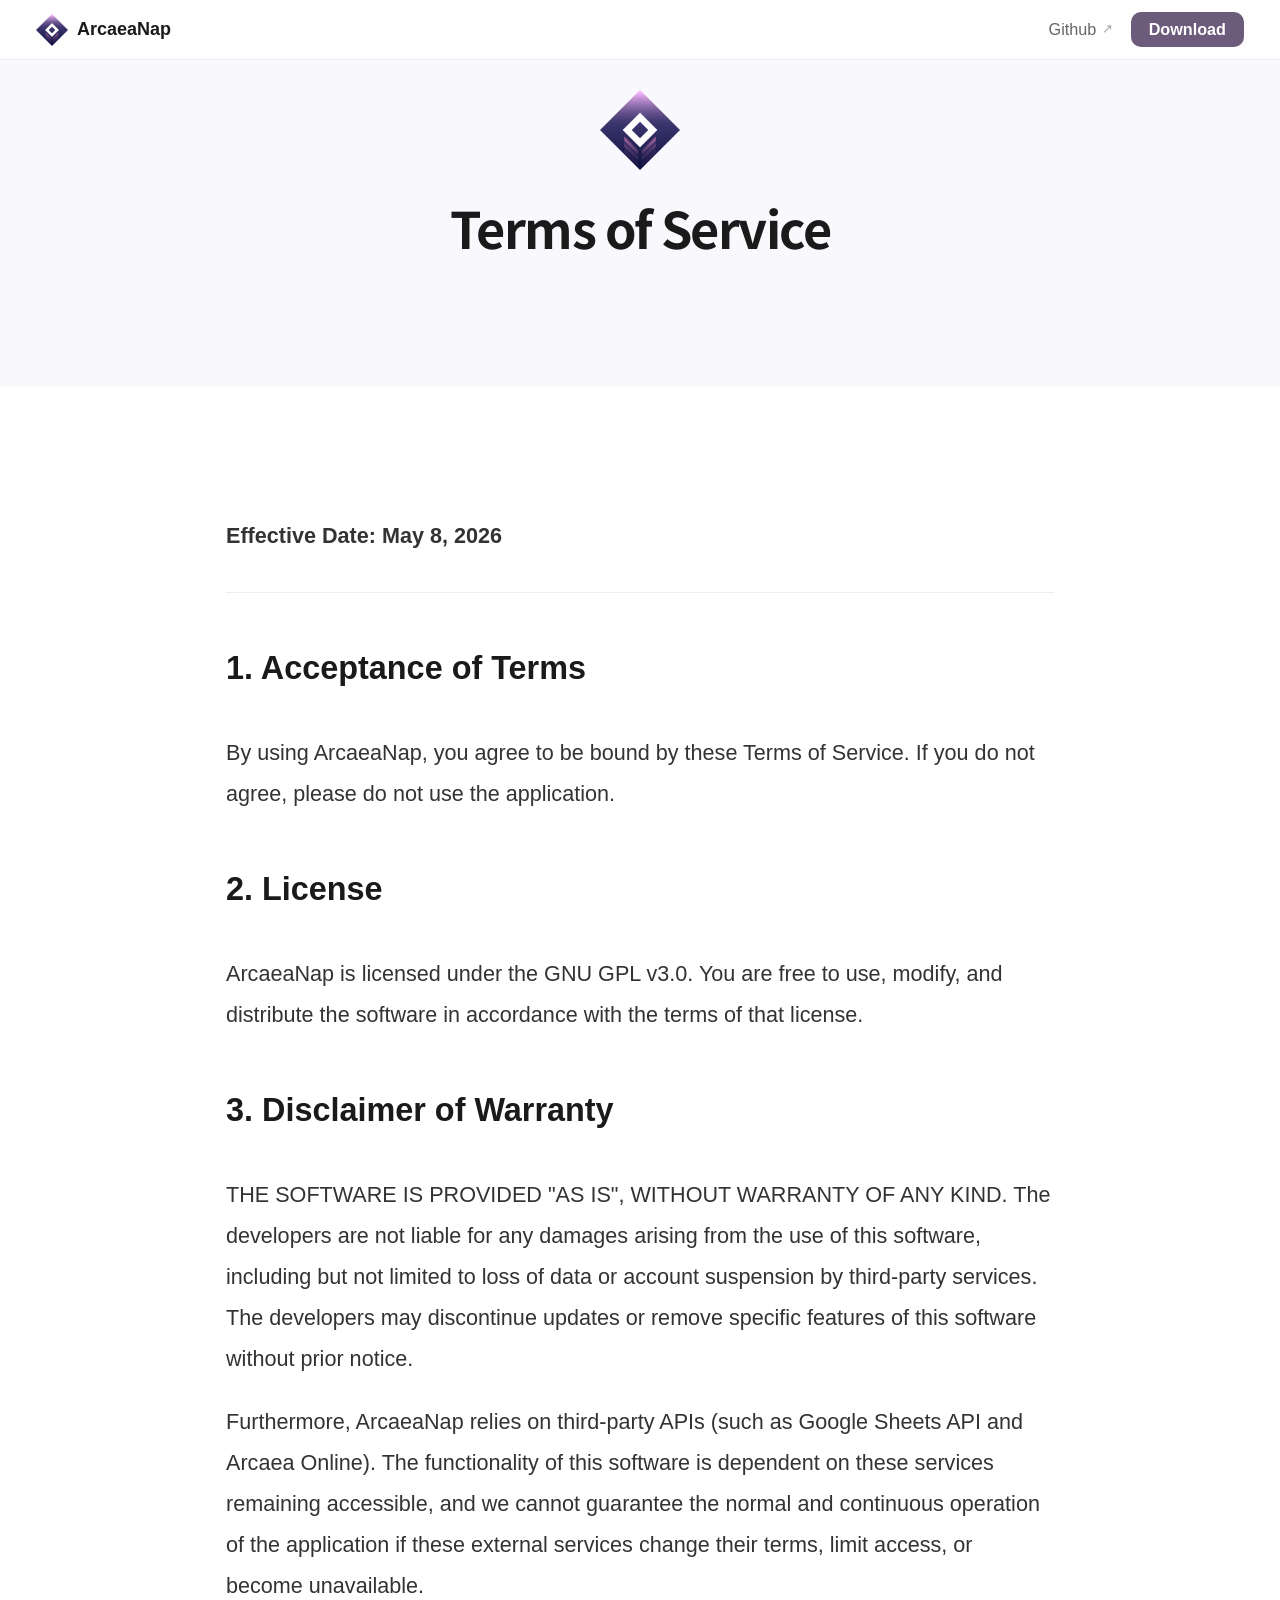
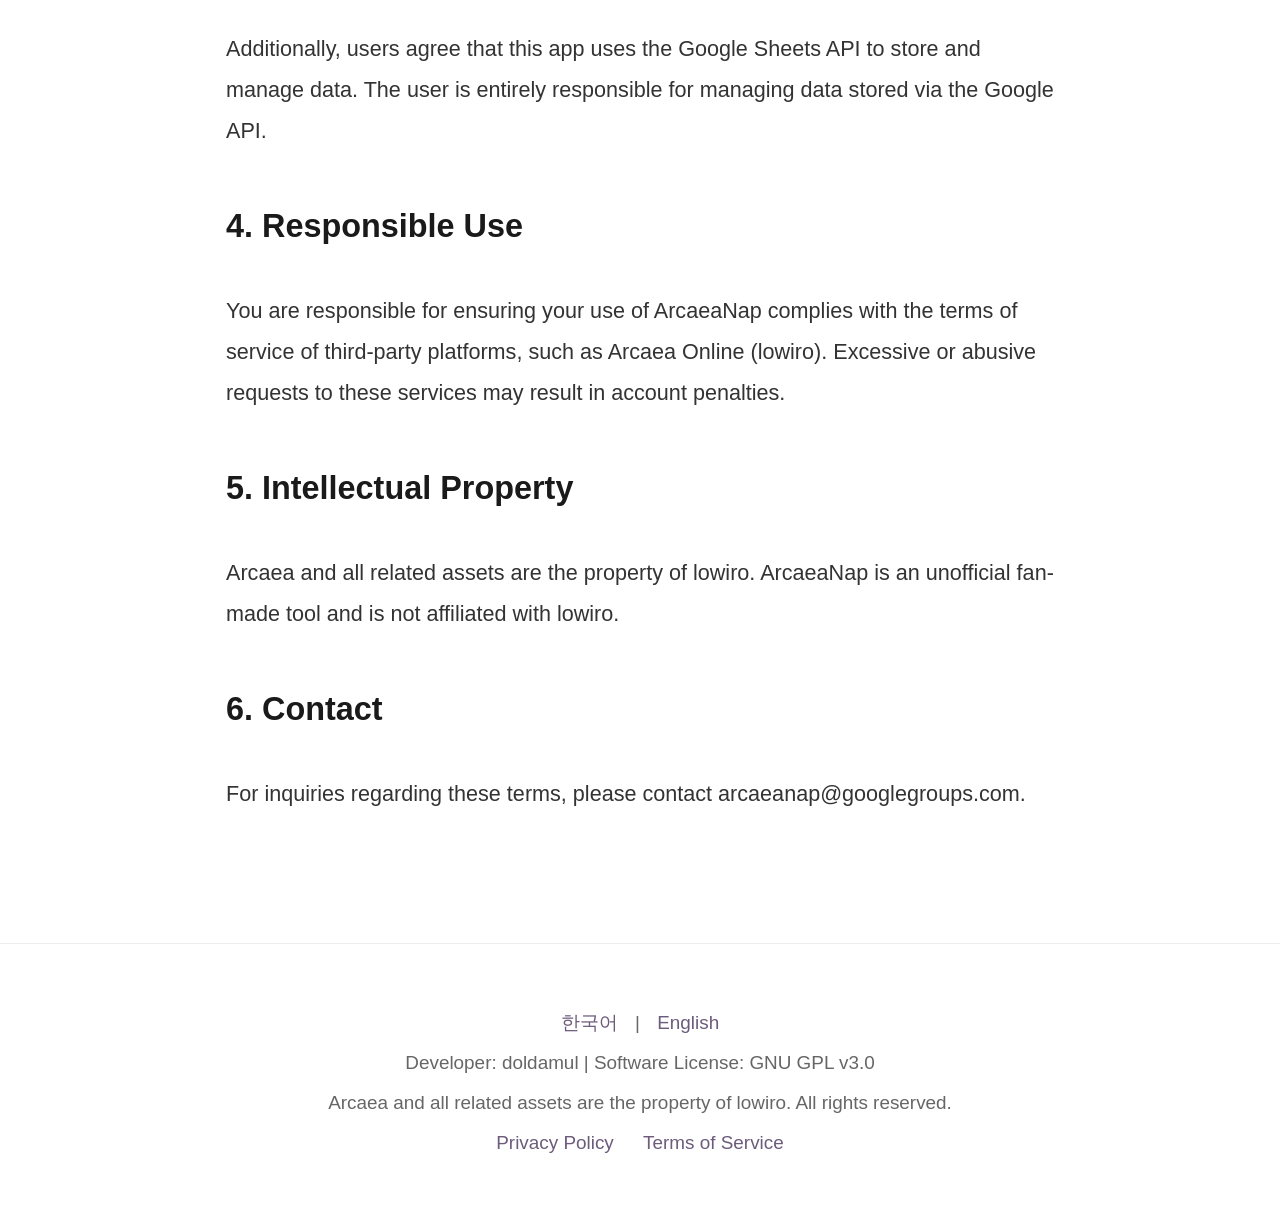
<file: docs/terms_of_service.html>
<!doctype html>
<html lang="en">
  <head>
    <meta charset="UTF-8" />
    <meta name="viewport" content="width=device-width, initial-scale=1.0" />
    <title>Terms of Service - ArcaeaNap</title>
    <link rel="stylesheet" href="assets/style.css" />
  </head>
  <body>
    <header class="sticky-header visible">
      <a href="index.html" class="header-logo">
        <img src="assets/logo.png" alt="ArcaeaNap Logo" />
        <span>ArcaeaNap</span>
      </a>
      <div class="header-actions">
        <a href="https://github.com/doldamul/ArcaeaNap" class="github-link"
          >Github <span class="icon-external">↗</span></a
        >
        <a
          href="https://github.com/doldamul/ArcaeaNap/releases"
          class="button primary"
          style="padding: 0.5rem 1rem; font-size: 0.9rem"
          >Download</a
        >
      </div>
    </header>

    <div class="scroll-container">
      <!-- Section 1: Header -->
      <section class="legal-header">
        <div class="hero-branding">
          <img src="assets/logo.png" alt="ArcaeaNap Logo" />
          <h1>Terms of Service</h1>
        </div>
      </section>

      <!-- Section 2: Content -->
      <section class="legal-section">
        <div class="legal-container">
          <p><strong>Effective Date: May 8, 2026</strong></p>
          <hr />
          <h3>1. Acceptance of Terms</h3>
          <p>
            By using ArcaeaNap, you agree to be bound by these Terms of Service.
            If you do not agree, please do not use the application.
          </p>

          <h3>2. License</h3>
          <p>
            ArcaeaNap is licensed under the GNU GPL v3.0. You are free to use,
            modify, and distribute the software in accordance with the terms of
            that license.
          </p>

          <h3>3. Disclaimer of Warranty</h3>
          <p>
            THE SOFTWARE IS PROVIDED "AS IS", WITHOUT WARRANTY OF ANY KIND. The
            developers are not liable for any damages arising from the use of
            this software, including but not limited to loss of data or account
            suspension by third-party services. The developers may discontinue
            updates or remove specific features of this software without prior
            notice.
          </p>
          <p>
            Furthermore, ArcaeaNap relies on third-party APIs (such as Google
            Sheets API and Arcaea Online). The functionality of this software is
            dependent on these services remaining accessible, and we cannot
            guarantee the normal and continuous operation of the application if
            these external services change their terms, limit access, or become
            unavailable.
          </p>
          <p>
            Additionally, users agree that this app uses the Google Sheets API
            to store and manage data. The user is entirely responsible for
            managing data stored via the Google API.
          </p>

          <h3>4. Responsible Use</h3>
          <p>
            You are responsible for ensuring your use of ArcaeaNap complies with
            the terms of service of third-party platforms, such as Arcaea Online
            (lowiro). Excessive or abusive requests to these services may result
            in account penalties.
          </p>

          <h3>5. Intellectual Property</h3>
          <p>
            Arcaea and all related assets are the property of lowiro. ArcaeaNap
            is an unofficial fan-made tool and is not affiliated with lowiro.
          </p>

          <h3>6. Contact</h3>
          <p>
            For inquiries regarding these terms, please contact
            arcaeanap@googlegroups.com.
          </p>
        </div>
      </section>

      <!-- Section 4: Footer -->
      <footer id="footer">
        <div class="footer-links">
          <a href="ko/terms_of_service.html">한국어</a> |
          <a href="terms_of_service.html">English</a>
        </div>
        <p>Developer: doldamul | Software License: GNU GPL v3.0</p>
        <p>
          Arcaea and all related assets are the property of lowiro. All rights
          reserved.
        </p>
        <div class="footer-links">
          <a href="privacy_policy.html">Privacy Policy</a>
          <a href="terms_of_service.html">Terms of Service</a>
        </div>
      </footer>
    </div>
  </body>
</html>
</file>
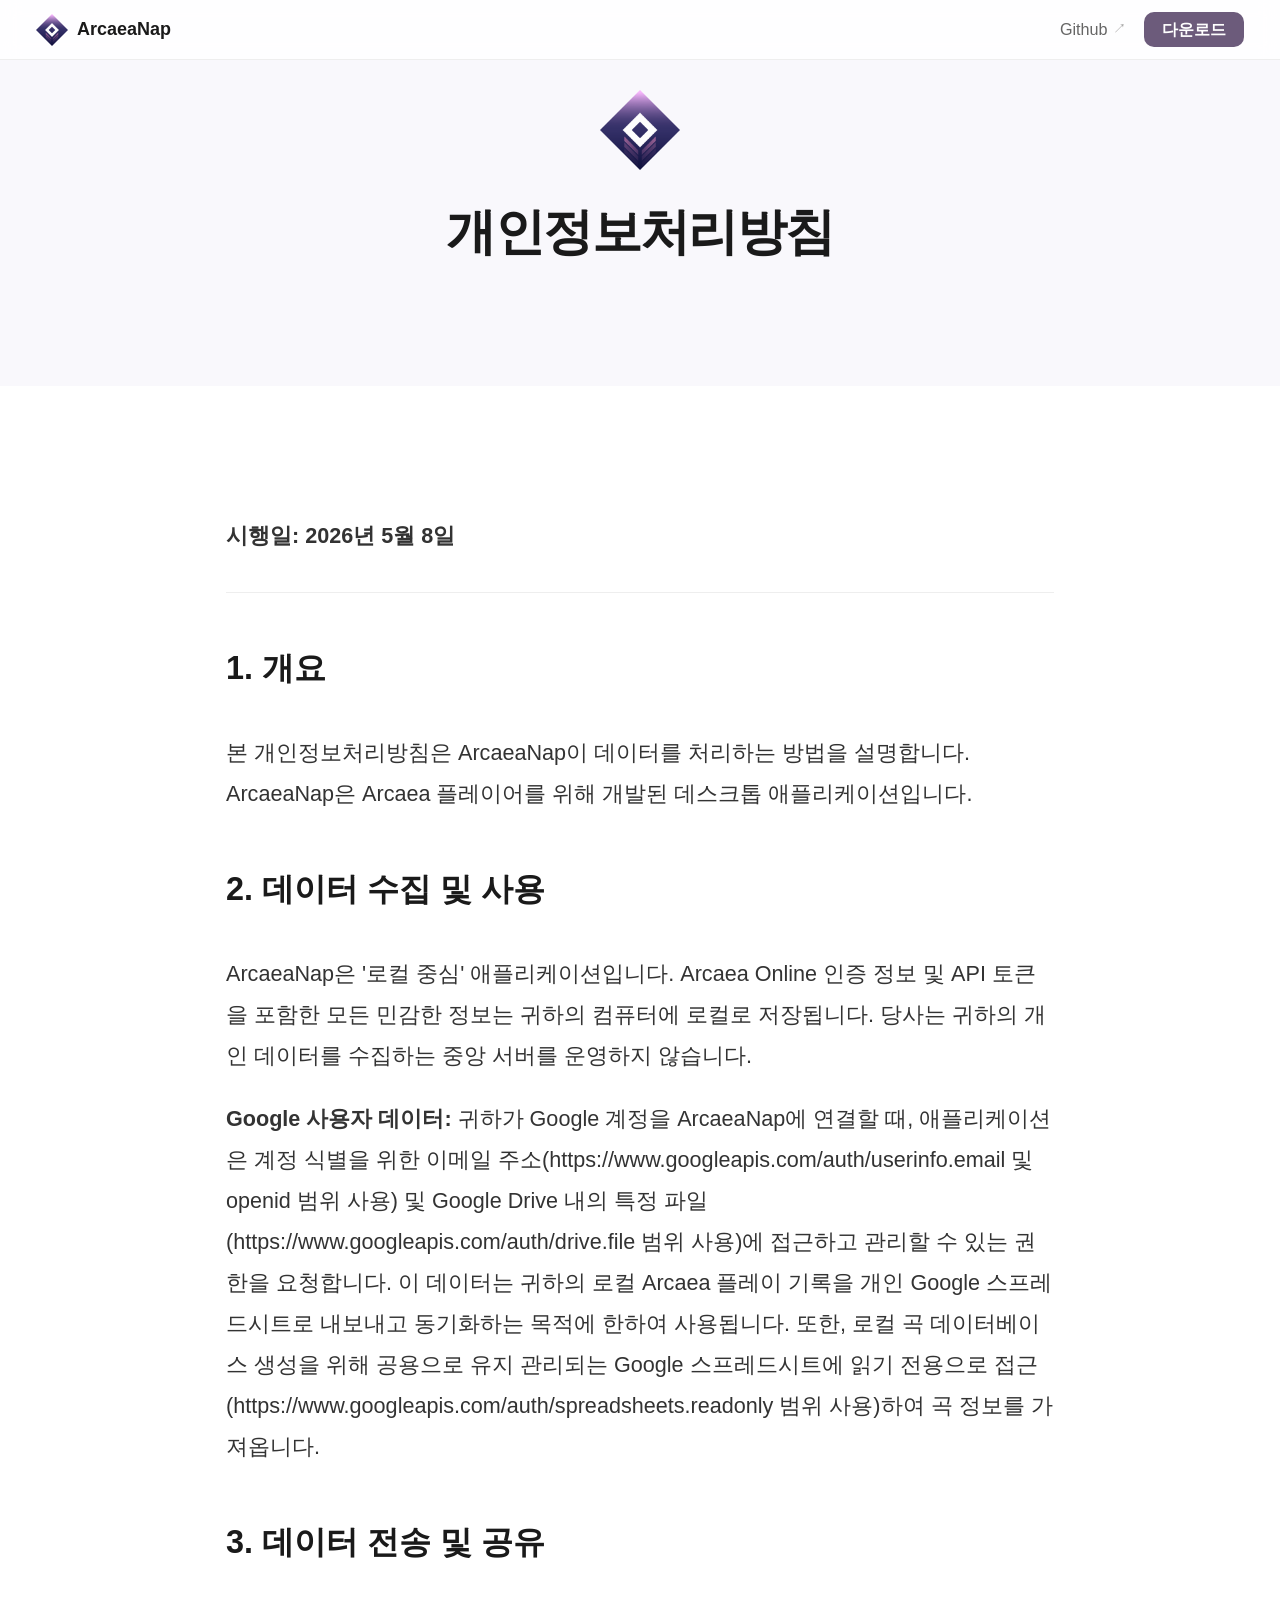
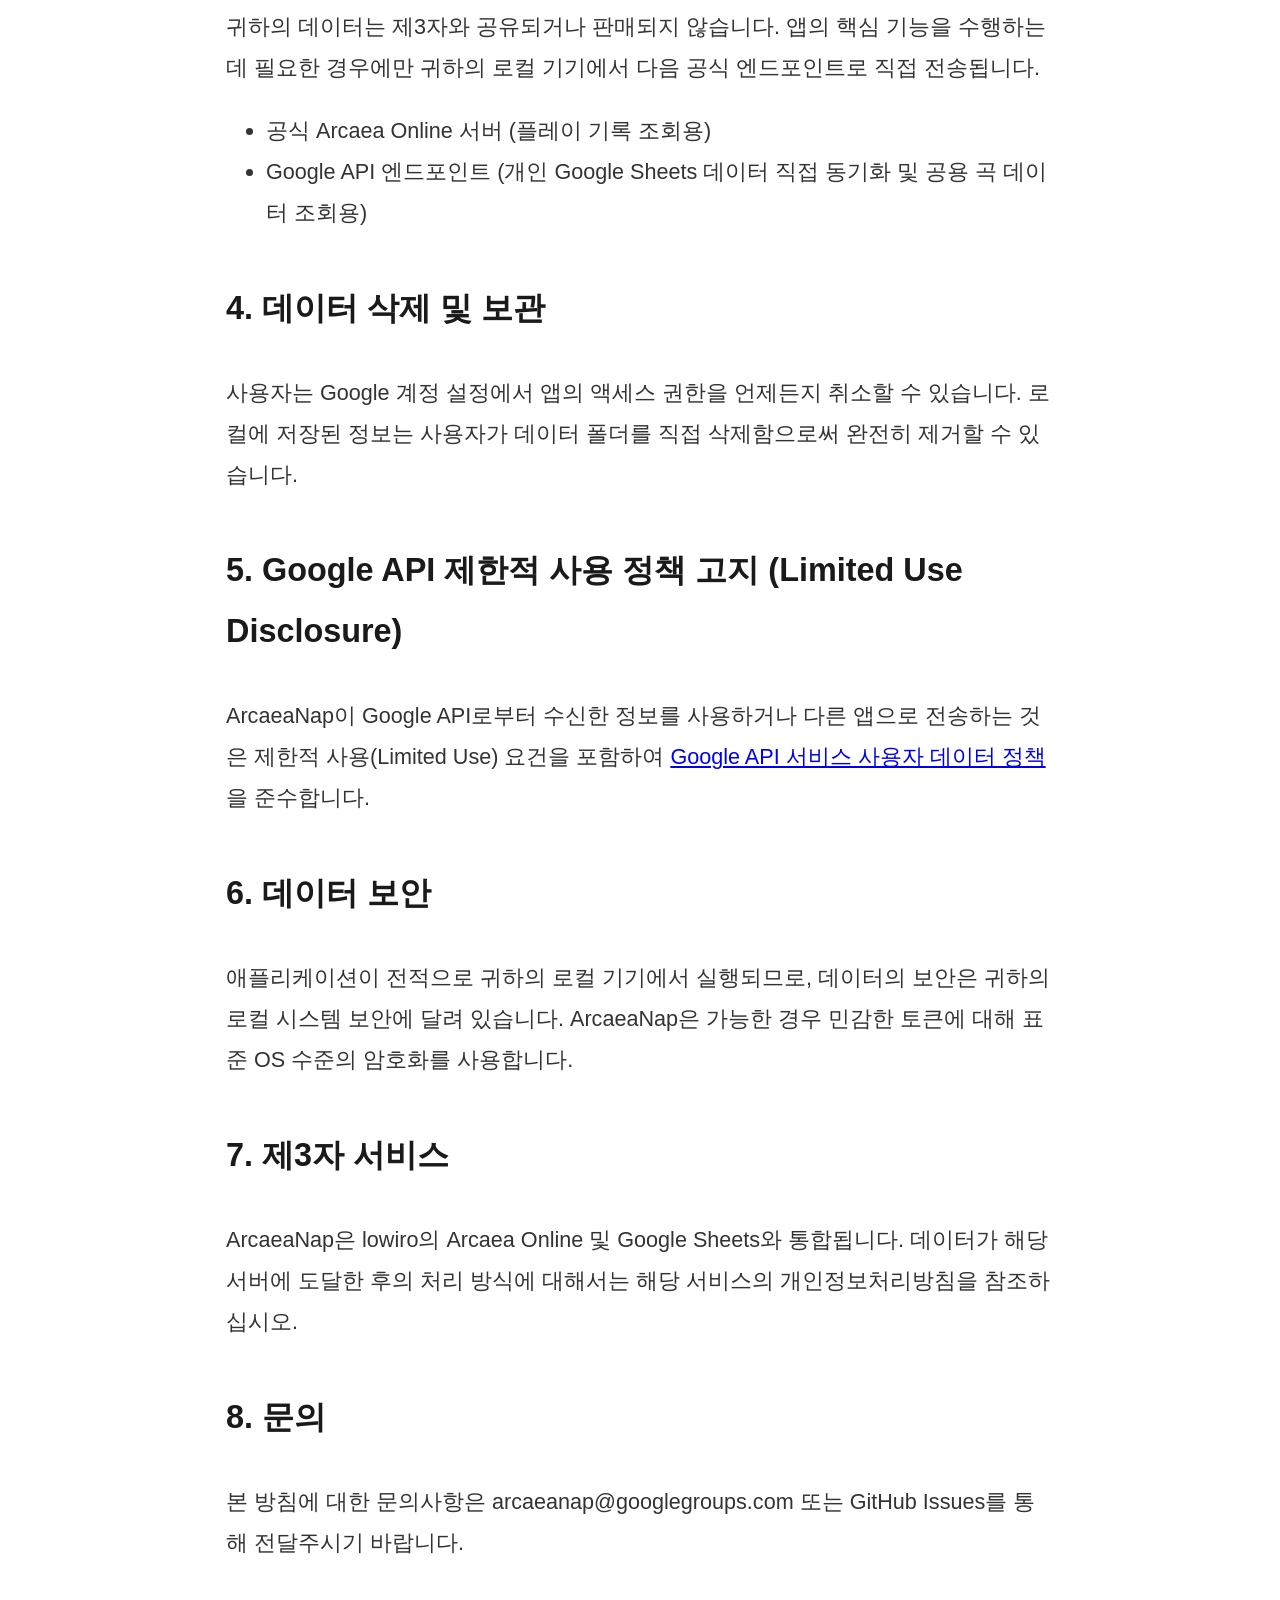
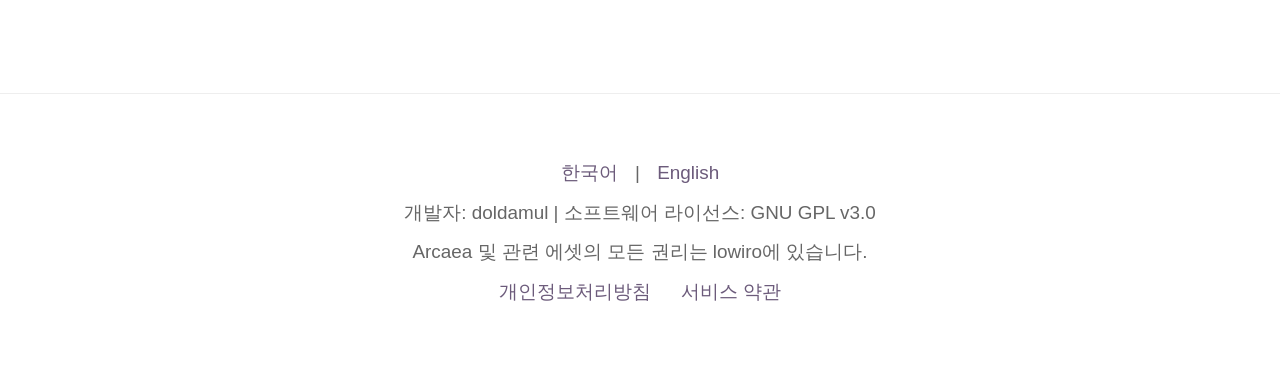
<file: docs/ko/privacy_policy.html>
<!doctype html>
<html lang="ko">
  <head>
    <meta charset="UTF-8" />
    <meta name="viewport" content="width=device-width, initial-scale=1.0" />
    <title>개인정보처리방침 - ArcaeaNap</title>
    <link rel="stylesheet" href="../assets/style.css" />
  </head>
  <body>
    <header class="sticky-header visible">
      <a href="index.html" class="header-logo">
        <img src="../assets/logo.png" alt="ArcaeaNap Logo" />
        <span>ArcaeaNap</span>
      </a>
      <div class="header-actions">
        <a href="https://github.com/doldamul/ArcaeaNap" class="github-link"
          >Github <span class="icon-external">↗</span></a
        >
        <a
          href="https://github.com/doldamul/ArcaeaNap/releases"
          class="button primary"
          style="padding: 0.5rem 1rem; font-size: 0.9rem"
          >다운로드</a
        >
      </div>
    </header>

    <div class="scroll-container">
      <!-- Section 1: Header -->
      <section class="legal-header">
        <div class="hero-branding">
          <img src="../assets/logo.png" alt="ArcaeaNap Logo" />
          <h1>개인정보처리방침</h1>
        </div>
      </section>

      <!-- Section 2: Content -->
      <section class="legal-section">
        <div class="legal-container">
          <p><strong>시행일: 2026년 5월 8일</strong></p>
          <hr />
          <h3>1. 개요</h3>
          <p>
            본 개인정보처리방침은 ArcaeaNap이 데이터를 처리하는 방법을
            설명합니다. ArcaeaNap은 Arcaea 플레이어를 위해 개발된 데스크톱
            애플리케이션입니다.
          </p>

          <h3>2. 데이터 수집 및 사용</h3>
          <p>
            ArcaeaNap은 '로컬 중심' 애플리케이션입니다. Arcaea Online 인증 정보
            및 API 토큰을 포함한 모든 민감한 정보는 귀하의 컴퓨터에 로컬로
            저장됩니다. 당사는 귀하의 개인 데이터를 수집하는 중앙 서버를
            운영하지 않습니다.
          </p>
          <p>
            <strong>Google 사용자 데이터:</strong> 귀하가 Google 계정을
            ArcaeaNap에 연결할 때, 애플리케이션은 계정 식별을 위한 이메일
            주소(https://www.googleapis.com/auth/userinfo.email 및 openid 범위
            사용) 및 Google Drive 내의 특정
            파일(https://www.googleapis.com/auth/drive.file 범위 사용)에
            접근하고 관리할 수 있는 권한을 요청합니다. 이 데이터는 귀하의 로컬
            Arcaea 플레이 기록을 개인 Google 스프레드시트로 내보내고 동기화하는
            목적에 한하여 사용됩니다. 또한, 로컬 곡 데이터베이스 생성을 위해
            공용으로 유지 관리되는 Google 스프레드시트에 읽기 전용으로
            접근(https://www.googleapis.com/auth/spreadsheets.readonly 범위
            사용)하여 곡 정보를 가져옵니다.
          </p>

          <h3>3. 데이터 전송 및 공유</h3>
          <p>
            귀하의 데이터는 제3자와 공유되거나 판매되지 않습니다. 앱의 핵심
            기능을 수행하는 데 필요한 경우에만 귀하의 로컬 기기에서 다음 공식
            엔드포인트로 직접 전송됩니다.
          </p>
          <ul>
            <li>공식 Arcaea Online 서버 (플레이 기록 조회용)</li>
            <li>
              Google API 엔드포인트 (개인 Google Sheets 데이터 직접 동기화 및
              공용 곡 데이터 조회용)
            </li>
          </ul>

          <h3>4. 데이터 삭제 및 보관</h3>
          <p>
            사용자는 Google 계정 설정에서 앱의 액세스 권한을 언제든지 취소할 수
            있습니다. 로컬에 저장된 정보는 사용자가 데이터 폴더를 직접
            삭제함으로써 완전히 제거할 수 있습니다.
          </p>

          <h3>5. Google API 제한적 사용 정책 고지 (Limited Use Disclosure)</h3>
          <p>
            ArcaeaNap이 Google API로부터 수신한 정보를 사용하거나 다른 앱으로
            전송하는 것은 제한적 사용(Limited Use) 요건을 포함하여
            <a
              href="https://developers.google.com/terms/api-services-user-data-policy"
              target="_blank"
              rel="noopener noreferrer"
              >Google API 서비스 사용자 데이터 정책</a
            >을 준수합니다.
          </p>

          <h3>6. 데이터 보안</h3>
          <p>
            애플리케이션이 전적으로 귀하의 로컬 기기에서 실행되므로, 데이터의
            보안은 귀하의 로컬 시스템 보안에 달려 있습니다. ArcaeaNap은 가능한
            경우 민감한 토큰에 대해 표준 OS 수준의 암호화를 사용합니다.
          </p>

          <h3>7. 제3자 서비스</h3>
          <p>
            ArcaeaNap은 lowiro의 Arcaea Online 및 Google Sheets와 통합됩니다.
            데이터가 해당 서버에 도달한 후의 처리 방식에 대해서는 해당 서비스의
            개인정보처리방침을 참조하십시오.
          </p>

          <h3>8. 문의</h3>
          <p>
            본 방침에 대한 문의사항은 arcaeanap@googlegroups.com 또는 GitHub
            Issues를 통해 전달주시기 바랍니다.
          </p>
        </div>
      </section>

      <!-- Section 4: Footer -->
      <footer id="footer">
        <div class="footer-links">
          <a href="../ko/privacy_policy.html">한국어</a> |
          <a href="../privacy_policy.html">English</a>
        </div>
        <p>개발자: doldamul | 소프트웨어 라이선스: GNU GPL v3.0</p>
        <p>Arcaea 및 관련 에셋의 모든 권리는 lowiro에 있습니다.</p>
        <div class="footer-links">
          <a href="privacy_policy.html">개인정보처리방침</a>
          <a href="terms_of_service.html">서비스 약관</a>
        </div>
      </footer>
    </div>
  </body>
</html>
</file>
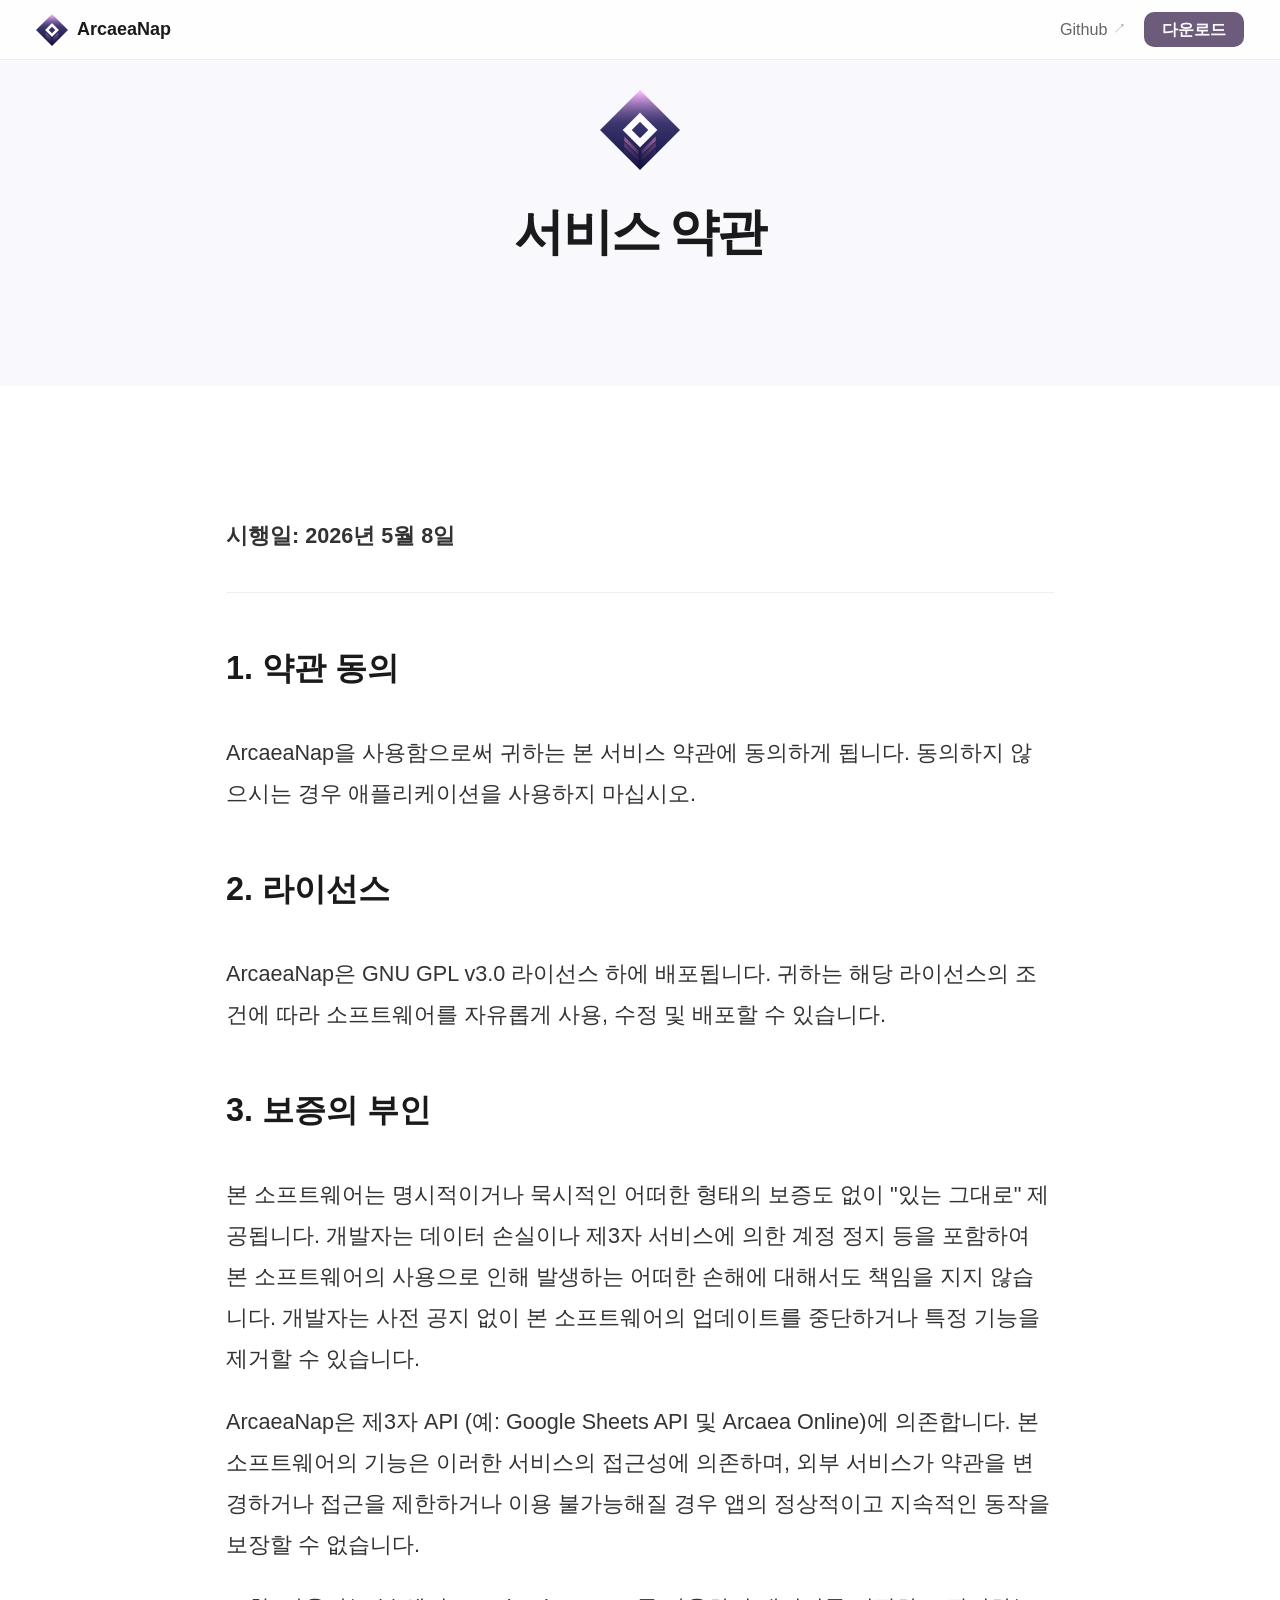
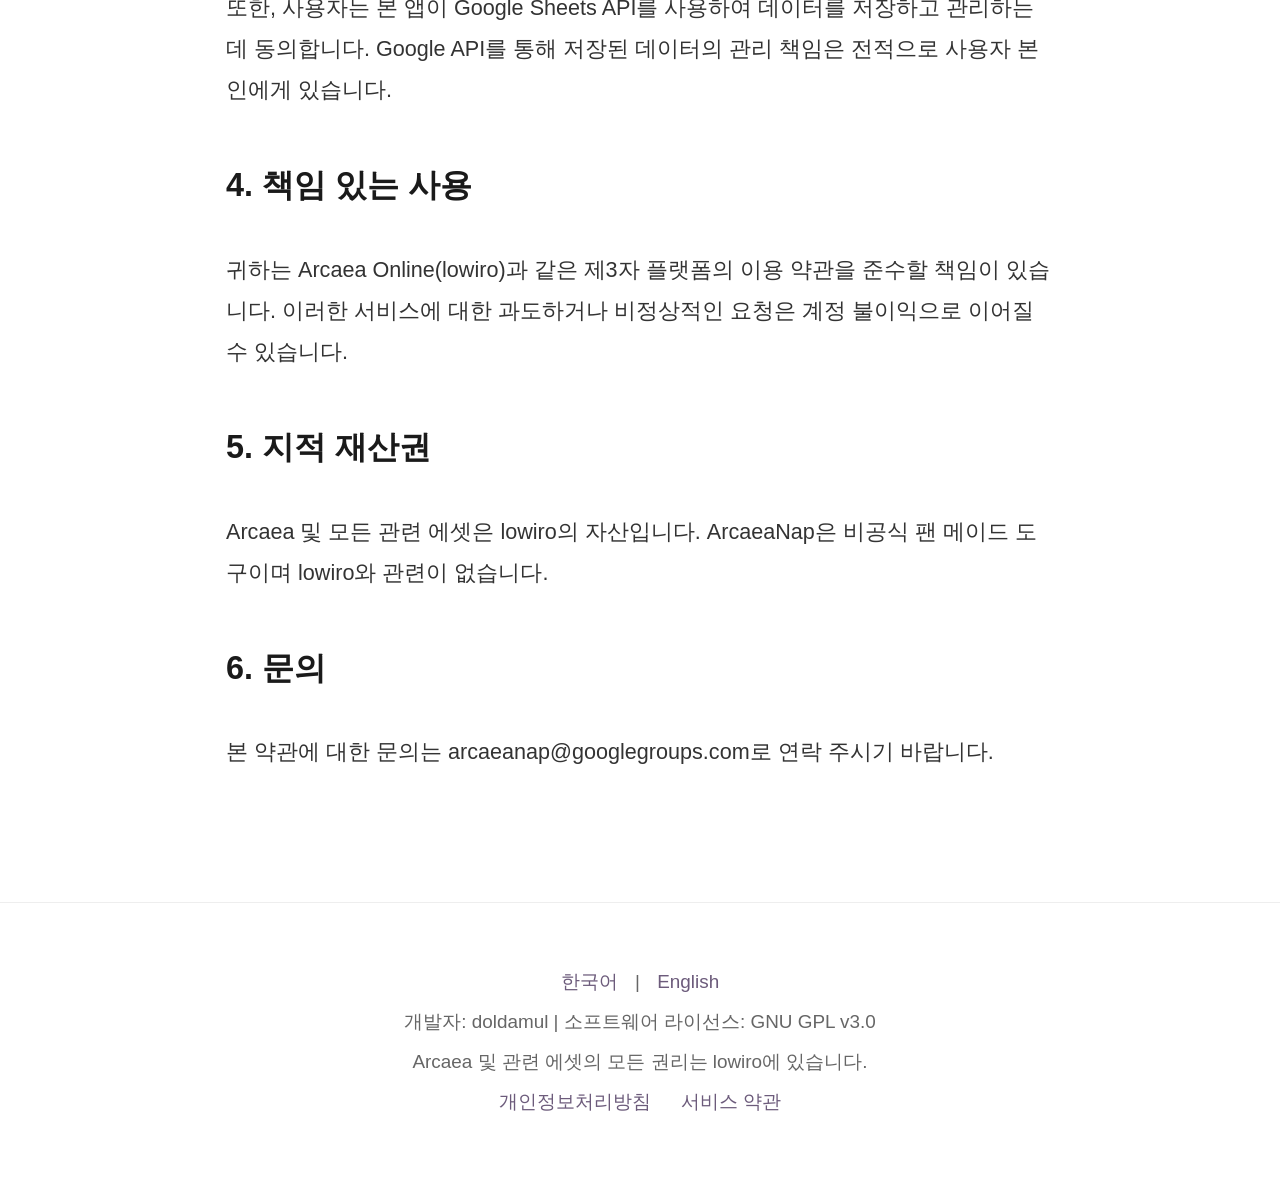
<file: docs/ko/terms_of_service.html>
<!doctype html>
<html lang="ko">
  <head>
    <meta charset="UTF-8" />
    <meta name="viewport" content="width=device-width, initial-scale=1.0" />
    <title>서비스 약관 - ArcaeaNap</title>
    <link rel="stylesheet" href="../assets/style.css" />
  </head>
  <body>
    <header class="sticky-header visible">
      <a href="index.html" class="header-logo">
        <img src="../assets/logo.png" alt="ArcaeaNap Logo" />
        <span>ArcaeaNap</span>
      </a>
      <div class="header-actions">
        <a href="https://github.com/doldamul/ArcaeaNap" class="github-link"
          >Github <span class="icon-external">↗</span></a
        >
        <a
          href="https://github.com/doldamul/ArcaeaNap/releases"
          class="button primary"
          style="padding: 0.5rem 1rem; font-size: 0.9rem"
          >다운로드</a
        >
      </div>
    </header>

    <div class="scroll-container">
      <!-- Section 1: Header -->
      <section class="legal-header">
        <div class="hero-branding">
          <img src="../assets/logo.png" alt="ArcaeaNap Logo" />
          <h1>서비스 약관</h1>
        </div>
      </section>

      <!-- Section 2: Content -->
      <section class="legal-section">
        <div class="legal-container">
          <p><strong>시행일: 2026년 5월 8일</strong></p>
          <hr />
          <h3>1. 약관 동의</h3>
          <p>
            ArcaeaNap을 사용함으로써 귀하는 본 서비스 약관에 동의하게 됩니다.
            동의하지 않으시는 경우 애플리케이션을 사용하지 마십시오.
          </p>

          <h3>2. 라이선스</h3>
          <p>
            ArcaeaNap은 GNU GPL v3.0 라이선스 하에 배포됩니다. 귀하는 해당
            라이선스의 조건에 따라 소프트웨어를 자유롭게 사용, 수정 및 배포할 수
            있습니다.
          </p>

          <h3>3. 보증의 부인</h3>
          <p>
            본 소프트웨어는 명시적이거나 묵시적인 어떠한 형태의 보증도 없이
            "있는 그대로" 제공됩니다. 개발자는 데이터 손실이나 제3자 서비스에
            의한 계정 정지 등을 포함하여 본 소프트웨어의 사용으로 인해 발생하는
            어떠한 손해에 대해서도 책임을 지지 않습니다. 개발자는 사전 공지 없이
            본 소프트웨어의 업데이트를 중단하거나 특정 기능을 제거할 수
            있습니다.
          </p>
          <p>
            ArcaeaNap은 제3자 API (예: Google Sheets API 및 Arcaea Online)에
            의존합니다. 본 소프트웨어의 기능은 이러한 서비스의 접근성에
            의존하며, 외부 서비스가 약관을 변경하거나 접근을 제한하거나 이용
            불가능해질 경우 앱의 정상적이고 지속적인 동작을 보장할 수 없습니다.
          </p>
          <p>
            또한, 사용자는 본 앱이 Google Sheets API를 사용하여 데이터를
            저장하고 관리하는 데 동의합니다. Google API를 통해 저장된 데이터의
            관리 책임은 전적으로 사용자 본인에게 있습니다.
          </p>

          <h3>4. 책임 있는 사용</h3>
          <p>
            귀하는 Arcaea Online(lowiro)과 같은 제3자 플랫폼의 이용 약관을
            준수할 책임이 있습니다. 이러한 서비스에 대한 과도하거나 비정상적인
            요청은 계정 불이익으로 이어질 수 있습니다.
          </p>

          <h3>5. 지적 재산권</h3>
          <p>
            Arcaea 및 모든 관련 에셋은 lowiro의 자산입니다. ArcaeaNap은 비공식
            팬 메이드 도구이며 lowiro와 관련이 없습니다.
          </p>

          <h3>6. 문의</h3>
          <p>
            본 약관에 대한 문의는 arcaeanap@googlegroups.com로 연락 주시기
            바랍니다.
          </p>
        </div>
      </section>

      <!-- Section 4: Footer -->
      <footer id="footer">
        <div class="footer-links">
          <a href="../ko/terms_of_service.html">한국어</a> |
          <a href="../terms_of_service.html">English</a>
        </div>
        <p>개발자: doldamul | 소프트웨어 라이선스: GNU GPL v3.0</p>
        <p>Arcaea 및 관련 에셋의 모든 권리는 lowiro에 있습니다.</p>
        <div class="footer-links">
          <a href="privacy_policy.html">개인정보처리방침</a>
          <a href="terms_of_service.html">서비스 약관</a>
        </div>
      </footer>
    </div>
  </body>
</html>
</file>
<file: docs/assets/style.css>
@import url('https://fonts.googleapis.com/css2?family=Noto+Sans+JP:wght@300;400;500;700&display=swap');

:root {
    --primary-color: #6C5B7B; /* App Purple */
    --primary-light: #8e7ea0;
    --text-color: #333333;
    --text-title: #1A1A1A; /* App title color */
    --text-secondary: #666666;
    --bg-light: #F9F8FC; /* Soft Lavender Grey */
    --bg-white: #FFFFFF;
    --bg-header: rgba(255, 255, 255, 0.85);
    --border-color: #EEEEEE;
    --card-shadow: rgba(0, 0, 0, 0.05);
    --toggle-bg: #EAE8EE;
    --toggle-hover: #DDD9E4;
    --title-font: 'Noto Sans JP', sans-serif;
}

[data-theme="dark"] {
    --primary-color: #B4A4C8; /* Vibrant light purple for high readability */
    --primary-light: #C9BCE0;
    --text-color: #E2E1E8;
    --text-title: #F5F4F8;
    --text-secondary: #A09DAA;
    --bg-light: #15141A; /* Deep Dark Lavender Charcoal */
    --bg-white: #1C1B24; /* Section Contrast Dark */
    --bg-header: rgba(21, 20, 26, 0.85);
    --border-color: #2D2A38;
    --card-shadow: rgba(0, 0, 0, 0.35);
    --toggle-bg: #2B2836;
    --toggle-hover: #383546;
}

* {
    box-sizing: border-box;
}

html, body {
    margin: 0;
    padding: 0;
    min-height: 100%;
    overflow: auto;
    font-family: -apple-system, BlinkMacSystemFont, "Segoe UI", Roboto, Helvetica, Arial, sans-serif;
    font-size: 18px;
    color: var(--text-color);
    background-color: var(--bg-white);
    line-height: 1.6;
    transition: background-color 0.25s ease, color 0.25s ease;
}

.scroll-container {
    width: 100%;
    overflow-y: auto;
    scroll-behavior: smooth;
}

/* Sticky Header */
.sticky-header {
    position: fixed;
    top: 0;
    left: 0;
    width: 100%;
    height: 60px;
    z-index: 1000;
    background: var(--bg-header);
    backdrop-filter: blur(10px);
    -webkit-backdrop-filter: blur(10px);
    border-bottom: 1px solid var(--border-color);
    display: flex;
    align-items: center;
    justify-content: space-between;
    padding: 0 2rem;
    transform: translateY(-100%);
    transition: transform 0.3s ease-in-out, background 0.25s ease, border-color 0.25s ease;
}

.sticky-header.visible {
    transform: translateY(0);
}

.header-logo {
    display: flex;
    align-items: center;
    gap: 0.5rem;
    text-decoration: none;
    color: var(--text-title);
    font-weight: bold;
}

.header-logo img {
    width: 32px;
    height: 32px;
}

.header-actions {
    display: flex;
    align-items: center;
    gap: 1rem;
}

.header-actions .github-link {
    text-decoration: none;
    color: var(--text-secondary);
    font-size: 0.9rem;
    font-weight: 500;
    display: flex;
    align-items: center;
    transition: color 0.2s ease;
}

.header-actions .github-link:hover {
    color: var(--primary-color);
}

.header-actions .icon-external {
    margin-left: 0.3rem;
    font-size: 0.8em;
    opacity: 0.6;
}

/* Theme Toggle Button */
.theme-toggle-btn {
    background: var(--toggle-bg);
    color: var(--text-title);
    border: 1px solid var(--border-color);
    border-radius: 50%;
    width: 38px;
    height: 38px;
    display: flex;
    align-items: center;
    justify-content: center;
    cursor: pointer;
    transition: background 0.2s ease, border-color 0.2s ease, transform 0.2s ease;
    padding: 0;
    outline: none;
}

.theme-toggle-btn:hover {
    background: var(--toggle-hover);
    transform: scale(1.06);
}

.theme-toggle-btn svg {
    width: 20px;
    height: 20px;
    transition: transform 0.3s ease;
}

.theme-toggle-btn:hover svg {
    transform: rotate(15deg);
}

/* Toggle Icon Visibility */
.theme-toggle-btn .icon-sun {
    display: none;
}
.theme-toggle-btn .icon-moon {
    display: block;
}

[data-theme="dark"] .theme-toggle-btn .icon-sun {
    display: block;
}
[data-theme="dark"] .theme-toggle-btn .icon-moon {
    display: none;
}

section {
    min-height: 80vh;
    width: 100%;
    display: flex;
    flex-direction: column;
    align-items: center;
    justify-content: center;
    padding: 5rem 2rem; /* Slightly reduced padding */
    text-align: center;
    transition: background-color 0.25s ease;
}

section.hero-section {
    min-height: 100vh;
}

section.legal-section {
    min-height: auto;
    padding: 4rem 2rem;
    justify-content: flex-start;
}

section.legal-header {
    min-height: 40vh;
}

section:nth-child(odd) {
    background-color: var(--bg-light);
}

section:nth-child(even) {
    background-color: var(--bg-white);
}

.screenshot-container {
    max-width: 85%;
    max-height: 70vh;
    margin-bottom: 2rem;
    transition: max-width 0.25s ease;
}

.screenshot-container.frameless {
    max-width: 90%; /* Increased size for frameless PNGs */
}

.screenshot-container img {
    width: 100%;
    height: auto;
    max-height: 70vh;
    object-fit: contain;
    border: 1px solid var(--border-color);
    border-radius: 12px;
    background: var(--bg-white);
    box-shadow: 0 4px 20px var(--card-shadow);
    transition: border-color 0.25s ease, background-color 0.25s ease, box-shadow 0.25s ease;
}

.screenshot-container.frameless img {
    border: none;
    border-radius: 0;
    background: transparent;
    box-shadow: none;
}

/* Dual Screenshot Image Switching (Preloaded, Instant) */
html:not([data-theme="dark"]) .dark-only {
    display: none !important;
}
html[data-theme="dark"] .light-only {
    display: none !important;
}

/* Hero Branding */
.hero-branding {
    display: flex;
    flex-direction: column;
    align-items: center;
    gap: 0.5rem;
    margin-bottom: 1.5rem;
}

.hero-branding img {
    width: 120px;
    height: 120px;
    margin-bottom: 0.5rem;
}

h1 {
    font-size: 2.8rem;
    margin: 0;
    font-family: var(--title-font);
    color: var(--text-title);
    transition: color 0.25s ease;
}

.hero-branding h1 {
    font-size: 4rem;
    font-weight: 700;
    letter-spacing: -0.03em;
}

/* Reduced title size for legal pages */
section.legal-header .hero-branding h1 {
    font-size: 2.8rem;
}

section.legal-header .hero-branding img {
    width: 80px;
    height: 80px;
}

.description-text {
    max-width: 1000px;
    font-size: 1.3rem; 
    line-height: 1.5;
    color: var(--text-secondary);
    margin: 0 auto;
    transition: color 0.25s ease;
}

.warning-text {
    font-size: 1rem;
    color: var(--text-secondary);
    margin-top: 10px;
    transition: color 0.25s ease;
}

/* CTA Buttons */
.cta-group {
    display: flex;
    gap: 1.5rem;
    justify-content: center;
    align-items: flex-start;
    margin-top: 2rem;
}

.btn-wrapper {
    display: flex;
    flex-direction: column;
    align-items: center;
    gap: 0.4rem;
}

.button {
    display: inline-flex;
    align-items: center;
    justify-content: center;
    padding: 0.7rem 1.8rem;
    border-radius: 10px;
    font-weight: 700;
    transition: all 0.2s ease;
    text-decoration: none;
    line-height: 1;
    font-size: 1.05rem;
}

.button .icon-external {
    margin-left: 0.5rem;
    font-size: 0.9em;
    opacity: 0.7;
}

.subtext {
    font-size: 0.9rem;
    color: var(--text-secondary);
    transition: color 0.25s ease;
}

.button.primary {
    background: var(--primary-color);
    color: #FFFFFF;
}

.button.primary:hover {
    background: var(--primary-light);
}

.button.secondary {
    background: transparent;
    color: var(--primary-color);
    border: 2px solid var(--primary-color);
}

.button.secondary:hover {
    background: var(--toggle-bg);
}

footer {
    padding: 3rem 2rem;
    background: var(--bg-white);
    text-align: center;
    font-size: 1.05rem;
    border-top: 1px solid var(--border-color);
    color: var(--text-secondary);
    transition: background-color 0.25s ease, border-color 0.25s ease, color 0.25s ease;
}

.footer-links {
  margin: 10px 0;
}

footer p {
    margin: 0.5rem 0;
}

.footer-links a {
  margin: 0 12px;
  text-decoration: none;
  color: var(--primary-color);
  transition: color 0.2s ease;
}

.footer-links a:hover {
  text-decoration: underline;
}

.legal-container {
    max-width: 900px;
    margin: 0 auto;
    text-align: left;
    padding: 2rem;
    font-size: 1.2rem; 
    line-height: 1.9;
    color: var(--text-color);
    transition: color 0.25s ease;
}

.legal-container h3 {
    font-size: 1.8rem;
    margin-top: 2.5rem;
    color: var(--text-title);
    transition: color 0.25s ease;
}

.legal-container hr {
    border: 0;
    border-top: 1px solid var(--border-color);
    margin: 2rem 0;
    transition: border-color 0.25s ease;
}
</file>
